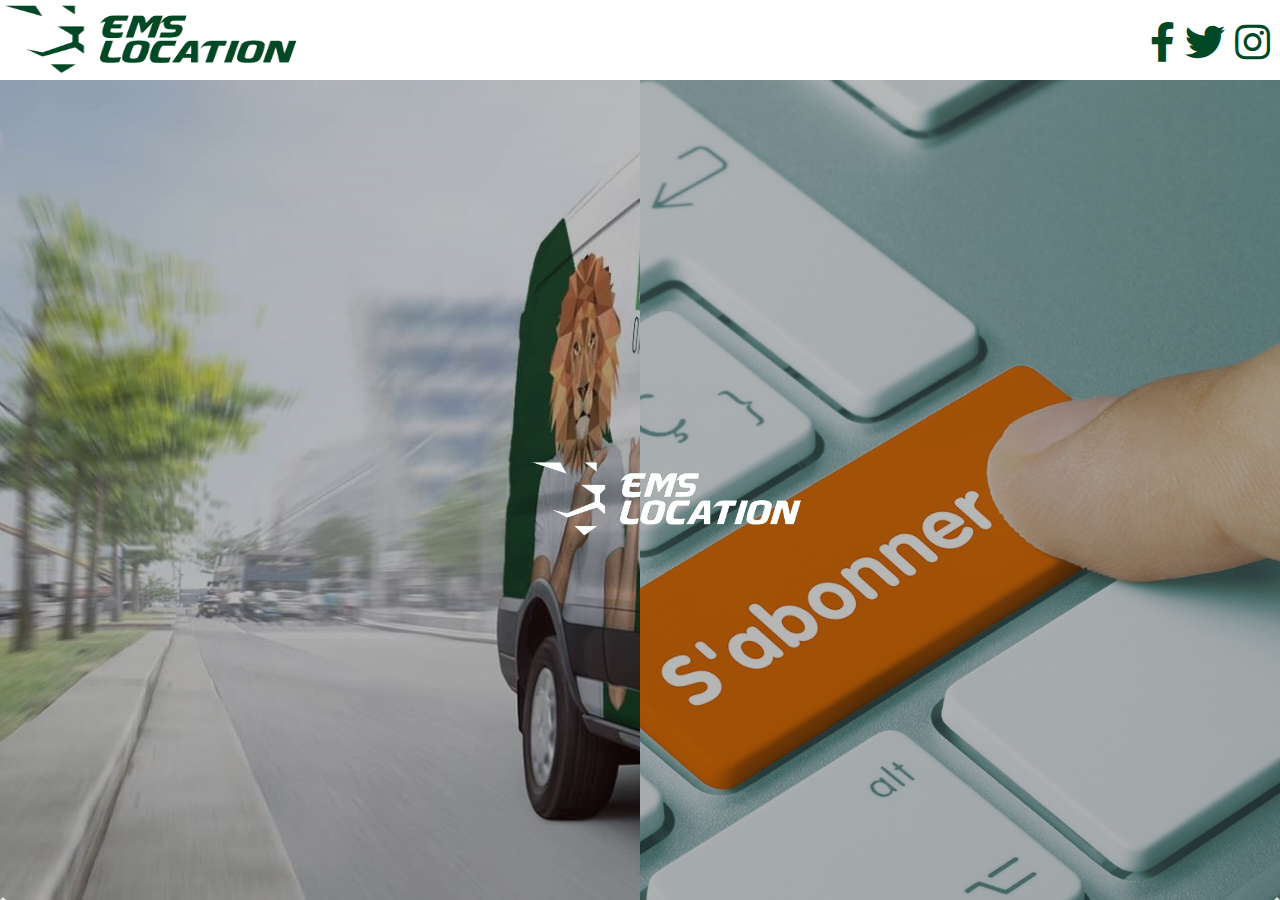
<file: index.html>
<!DOCTYPE html>
<html lang="en">
<head>
    <meta charset="UTF-8">
    <meta http-equiv="X-UA-Compatible" content="IE=edge">
    <meta name="viewport" content="width=device-width, initial-scale=1.0">
    <link rel="stylesheet" href="styles/styles.css">
    <link href="https://use.fontawesome.com/releases/v5.13.0/css/all.css" rel="stylesheet">
    <link rel="icon" type="image/png" sizes="16x16" href="images/Logo.png" >
    <link rel="preconnect" href="https://fonts.googleapis.com">
    <link rel="preconnect" href="https://fonts.gstatic.com" crossorigin>
    <link href="https://fonts.googleapis.com/css2?family=Bebas+Neue&family=Oswald:wght@500&display=swap" rel="stylesheet">
    <script src="js/text.js"></script>
    <title>EMS_LOCATION</title>
</head>
<body>
    <div class="navbar">
        <div class="logo">
            <a href="index.html"><img src="images/Logo-removebg-preview-removebg-preview.png" alt=""></a>
        </div>
        <div class="reseaux">
            <i onclick="OnClickFacebook()" class="fab fa-facebook-f"></i>
            <i onclick="OnClickTwitter()" class="fab fa-twitter"></i>
            <i onclick="OnClickInstagram()" class="fab fa-instagram"></i>
        </div>
    </div>
    <div  id="all">
        <div class="middle_Logo">
            <img src="images/trafic/logo_fond_vert-removebg-preview.png" alt="">
        </div>
        <div  onclick="OnClickDivLoc()" id="premiere" style="cursor: pointer;">
            <div class="menu_premiere">
                <h1>LOCATION</h1>
            </div>
        </div>
        <div onclick="OnClickDivEntreprise()" id="deuxieme" style="cursor: pointer;">
            <div class="menu_deuxieme">
                <h1>S'ABONNER</h1>
            </div>
        </div>
    </div>
</body>
</html>
</file>
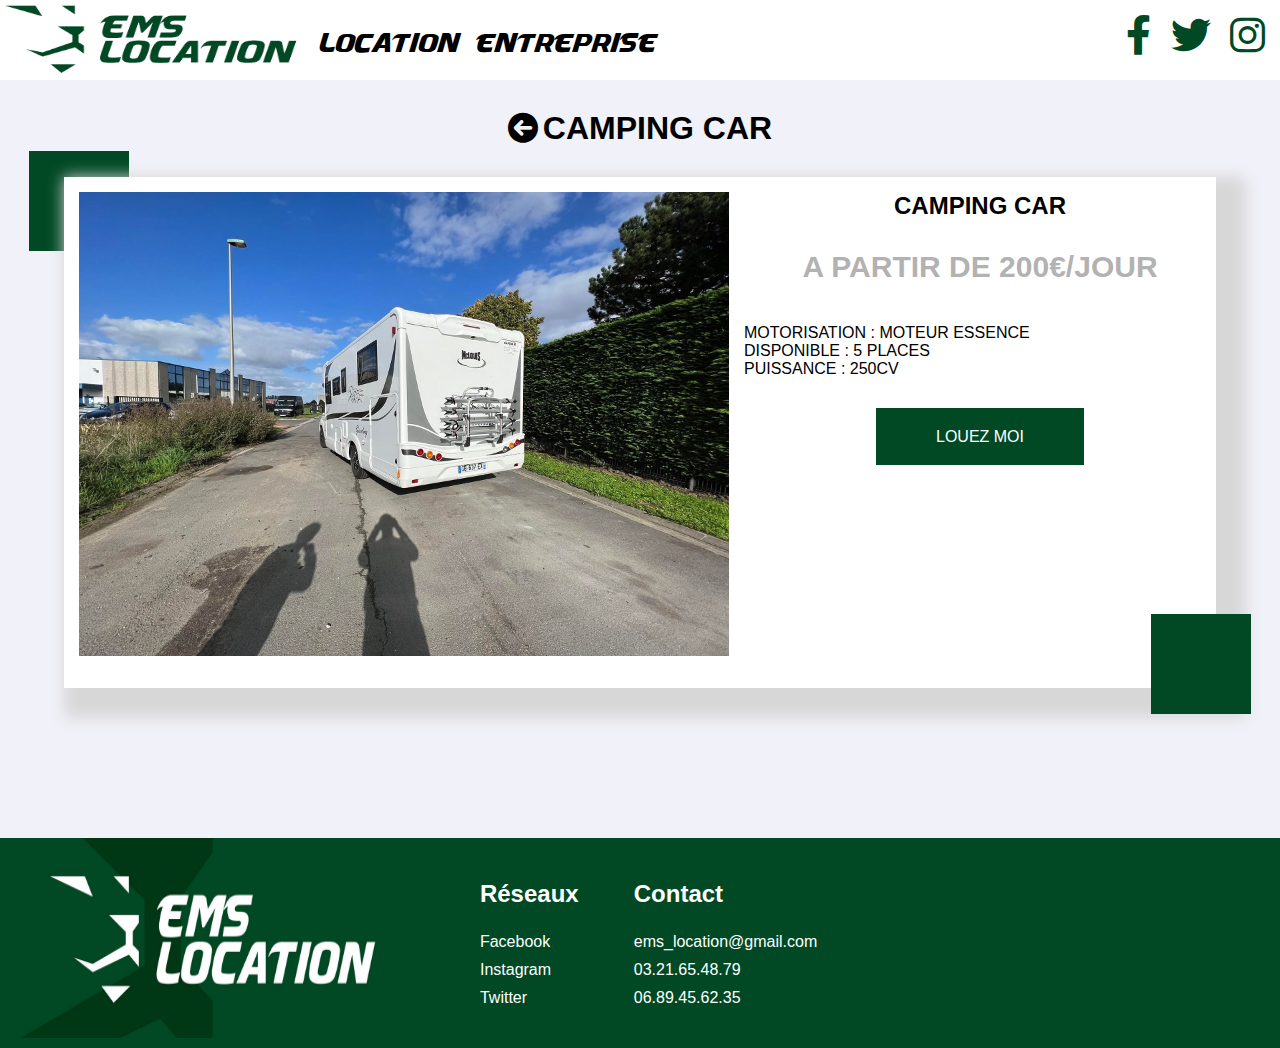
<file: camping.html>
<!DOCTYPE html>
<html lang="en">
<head>
    <meta charset="UTF-8">
    <meta http-equiv="X-UA-Compatible" content="IE=edge">
    <meta name="viewport" content="width=device-width, initial-scale=1.0">
    <link href="https://use.fontawesome.com/releases/v5.13.0/css/all.css" rel="stylesheet">
    <link rel="stylesheet" href="lib/fontawesome-free-6.1.1-web/css/all.css">
    <link rel="stylesheet" href="styles/global.css">
    <link rel="stylesheet" href="styles/styles_cp.css">
    <link rel="stylesheet" href="styles/styles_voiture.css">
    <link rel="stylesheet" href="styles/fontforall.css">
    <title>Peugeot 208</title>
</head>
<body>
    <div class="navbar">
        <div class="logo">
            <a href="index.html"><img src="images/Logo-removebg-preview-removebg-preview.png" alt=""></a>
            <div class="pages">
                <a href="location.html">Location</a>
                <a href="gestion_flotte.html">Entreprise</a>
            </div>
        </div>
        <div class="reseaux">
            <div class="menu_plein">
                <i onclick="OnClickFacebook()" class="fab fa-facebook-f"></i>
                <i onclick="OnClickTwitter()" class="fab fa-twitter"></i>
                <i onclick="OnClickInstagram()" class="fab fa-instagram"></i>
            </div>
        </div>
    </div>
    <nav>
        <ul>
            <li><a href="index.html">Location</a></li>
            <li><a href="index.html">Entreprise</a></li>
        </ul>
    </nav>
    <div class="inter">
        <a href="location.html"><i class="fa-solid fa-circle-arrow-left"></i></a>
        <h1>CAMPING CAR </h1>
    </div>
    <div class="container">
        <div class="border_haut"></div>
        <div class="border_bottom"></div>
        <div class="slider">
            <div class="slider-viewport">
                <div class="slider-content">
                    <img id="img1" src="images/camping/cp.jpg">
                    <img id="img2" src="images/camping/cp1.jpg">
                    <img id="img3" src="images/camping/cp2.jpg">
                    <img id="img4" src="images/camping/cp3.jpg">
                    <img id="img5" src="images/camping/cp4.jpg">
                </div>
            </div>
            <div class="slider-nav">
                <a href="#img1" class="js-slider-thumbnail"></a>
                <a href="#img2" class="js-slider-thumbnail"></a>
                <a href="#img3" class="js-slider-thumbnail"></a>
                <a href="#img4" class="js-slider-thumbnail"></a>
                <a href="#img5" class="js-slider-thumbnail"></a>
            </div>
        </div>
        <div class="aside_info">
            <div class="title_aside">
                <h2>CAMPING CAR</h2>
            </div>
            <div class="aside_information">
                <h2>A PARTIR DE 200€/JOUR</h2>
                <ul>
                    <li>MOTORISATION : MOTEUR ESSENCE</li>
                    <li>DISPONIBLE : 5 PLACES</li>
                    <li>PUISSANCE : 250CV</li>
                </ul>
                <div class="button">
                    <a href="contact.html">LOUEZ MOI</a>
                </div>
            </div>

        </div>
    </div>
    <footer>
        <div class="logo_footer">
            <img src="images/logo_fond_vert.png" alt="logo_EMS">
        </div>
        <div class="information">
            <div class="reseaux_footer">
                <h2>Réseaux</h2>
                <ul>
                    <li><a href="http://">Facebook</a></li>
                    <li><a href="http://">Instagram</a></li>
                    <li><a href="http://">Twitter</a></li>
                </ul>
            </div>
            <div class="contact">
                <h2>Contact</h2>
                <ul>
                    <li><a href="mailto:ems_location@gmail.com">ems_location@gmail.com</a></li>
                    <li><a href="tel:+33321654879">03.21.65.48.79</a></li>
                    <li><a href="tel:+33689456235">06.89.45.62.35</a></li>
                </ul>
            </div>
        </div>
        <div class="localisation">
            <iframe src="https://www.google.com/maps/embed?pb=!1m18!1m12!1m3!1d2539.183581619492!2d2.5975013159675684!3d50.47492597947872!2m3!1f0!2f0!3f0!3m2!1i1024!2i768!4f13.1!3m3!1m2!1s0x47dd17fd3aac51ad%3A0x7d9a610dba5d5f97!2s140%20Rue%20du%20Chapitre%2C%2062620%20Ruitz%2C%20France!5e0!3m2!1sfr!2slu!4v1667565496002!5m2!1sfr!2slu" width="600" height="450" style="border:0;" allowfullscreen="" loading="lazy" referrerpolicy="no-referrer-when-downgrade"></iframe>
        </div>
    </footer>

    <script src="js/slider.js"></script>
</body>
</html>
</file>
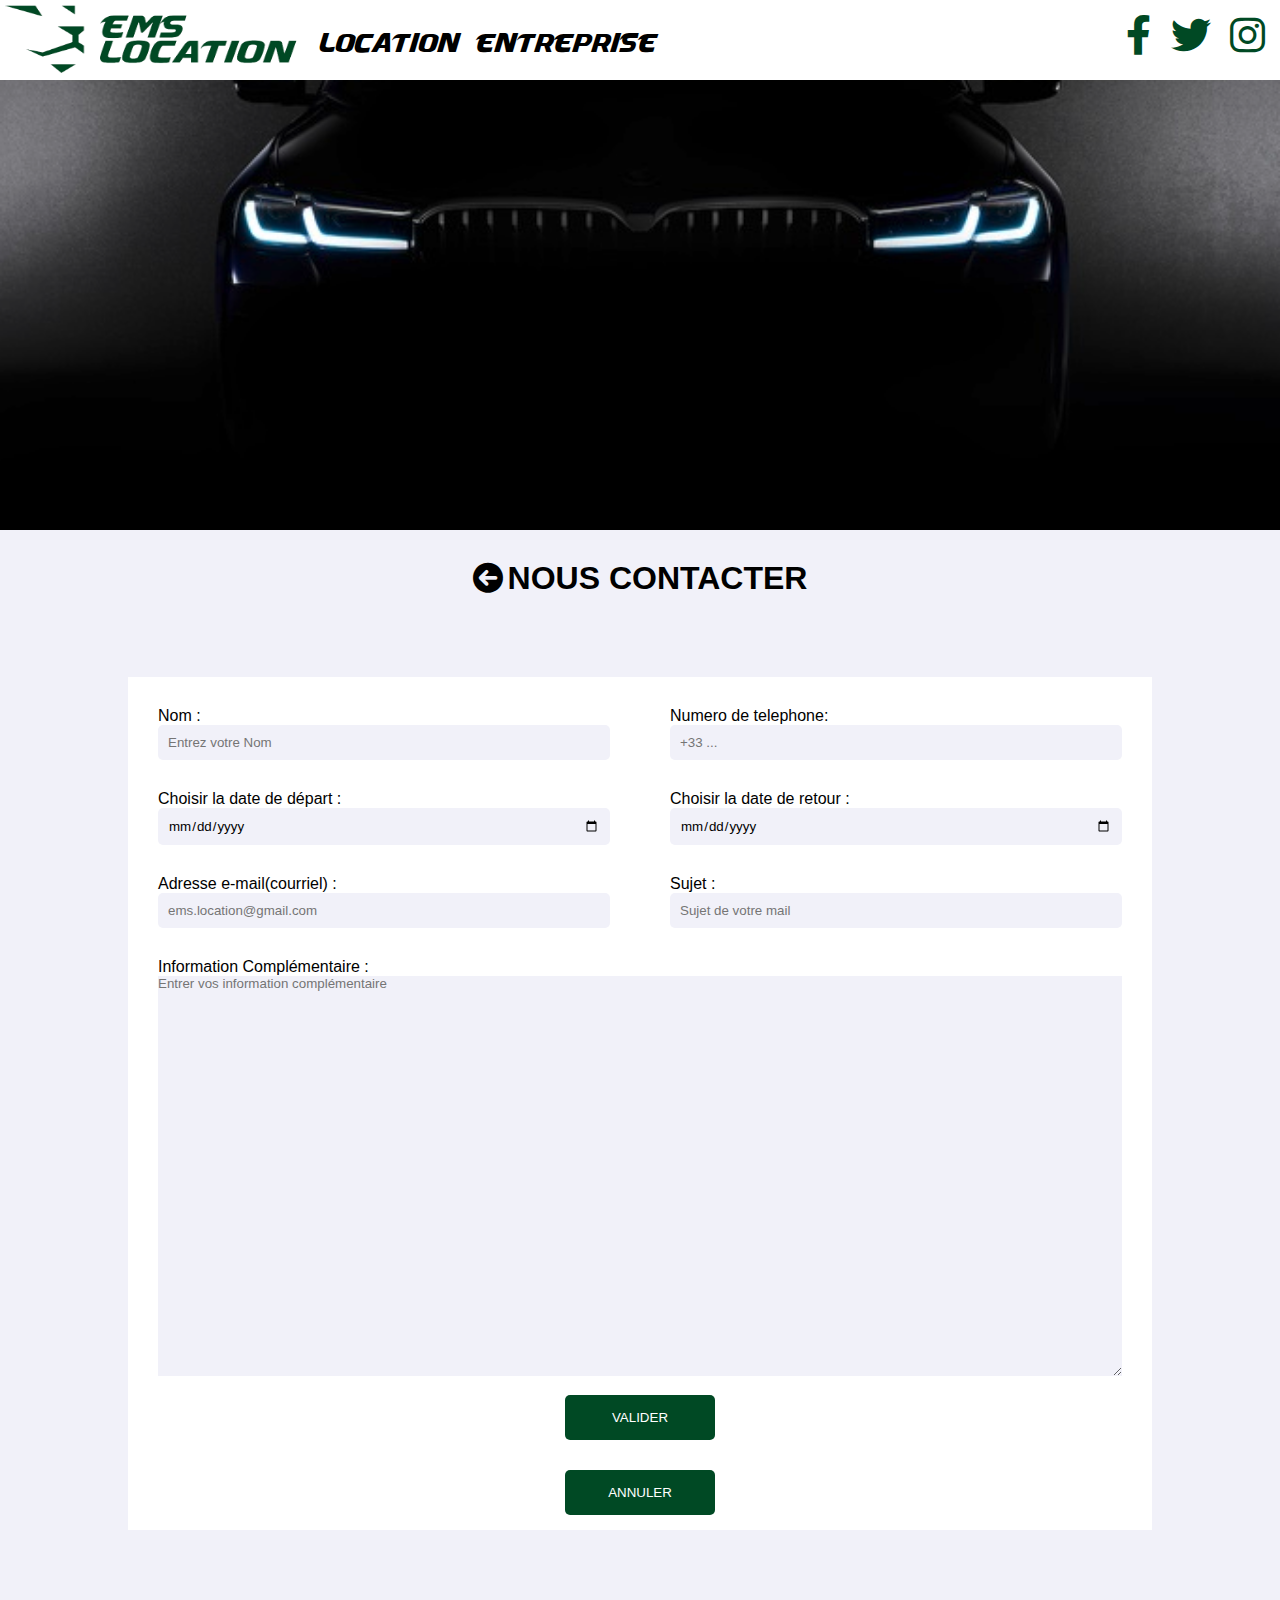
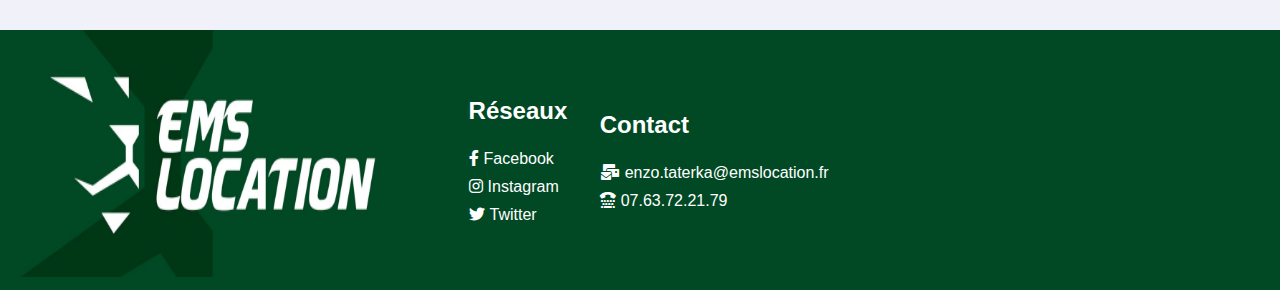
<file: contact.html>
<!DOCTYPE html>
<html lang="en">
<head>
    <meta charset="UTF-8">
    <meta http-equiv="X-UA-Compatible" content="IE=edge">
    <meta name="viewport" content="width=device-width, initial-scale=1.0">
    <link rel="stylesheet" href="styles/fontforall.css">
    <link rel="stylesheet" href="styles/global.css">
    <link rel="stylesheet" href="styles/styles_nav.css">
    <link rel="stylesheet" href="styles/styles_footer.css">
    <link rel="stylesheet" href="styles/stylesforcontact.css">
    <link href="https://use.fontawesome.com/releases/v5.13.0/css/all.css" rel="stylesheet">
    <link rel="stylesheet" href="lib/fontawesome-free-6.1.1-web/css/all.css">
    <link rel="icon" type="image/png" sizes="16x16" href="images/Logo.png" >
    <title>Nous Contacter</title>
</head>
<body>
    <div class="navbar">
        <div class="logo">
            <a href="index.html"><img src="images/Logo-removebg-preview-removebg-preview.png" alt=""></a>
            <div class="pages">
                <a href="location.html">Location</a>
                <a href="gestion_flotte.html">Entreprise</a>
            </div>
        </div>
        <div class="reseaux">
            <div class="menu_plein">
                <i onclick="OnClickFacebook()" class="fab fa-facebook-f"></i>
                <i onclick="OnClickTwitter()" class="fab fa-twitter"></i>
                <i onclick="OnClickInstagram()" class="fab fa-instagram"></i>
            </div>
        </div>
    </div>
    <nav>
        <ul>
            <li><a href="index.html">Location</a></li>
            <li><a href="index.html">Entreprise</a></li>
        </ul>
    </nav>
    <div class="banniere">
    </div>
    <div class="inter">
        <a href="208.html"><i class="fa-solid fa-circle-arrow-left"></i></a>
        <h1>NOUS CONTACTER</h1>
    </div>
        <form method="post" action="mail.php" onsubmit=" return verif()">
            <div class="start_form">
                <div class="Nom">
                    <label for="Nom">Nom :</label>
                    <input type="text" id="Nom" name="Name" placeholder="Entrez votre Nom" required>
                </div>
                <div class="Telephone">
                    <label for="Tel">Numero de telephone:</label>
                    <input type="tel" name="Tel" id="Tel" placeholder="+33 ..." minlength="10" maxlength="10" onkeyup="onlyNumber()" required>
                </div>
                <div class="Date_Depart">
                    <label for="Date"> Choisir la date de départ :</label>
                    <input type="date" name="Date" id="Date" value="Date">
                </div>
                <div class="Date_Arriver">
                    <label for="DateA" > Choisir la date de retour :</label>
                    <input type="date" name="DateA" id="DateA">
                </div>
                <div class="email">
                    <label for="email">Adresse e-mail(courriel) :</label>
                    <input type="email" name="email" id="email" placeholder="ems.location@gmail.com" required>
                </div>
                <div class="sujet">
                    <label for="sujet">Sujet :</label>
                    <input type="text" name="sujet" id="sujet" placeholder="Sujet de votre mail" required>
                </div>
            </div>
                <div class="description">
                    <label for="area">Information Complémentaire :</label>
                    <textarea  name="area" id="area" placeholder="Entrer vos information complémentaire"></textarea>
                </div>
            <div class="bouton">
                <button id="valid" type="submit">VALIDER</button>
                <button type="reset">ANNULER</button>
            </div>
        </form>

</body>
<footer>
    <div class="logo_footer">
        <img src="images/logo_fond_vert.png" alt="logo_EMS">
    </div>
    <div class="information">
        <div class="reseaux_footer">
            <h2>Réseaux</h2>
            <ul>
                <li><i class="fab fa-facebook-f" style="color: white; padding-right: 5px;"></i><a href="http://">Facebook</a></li>
                <li><i class="fab fa-instagram" style="color: white; padding-right: 5px;"></i><a href="http://">Instagram</a></li>
                <li><i class="fab fa-twitter" style="color: white; padding-right: 5px;"></i><a href="http://">Twitter</a></li>
            </ul>
        </div>
        <div class="contact">
            <h2>Contact</h2>
            <ul>
                <li><i class="fa-solid fa-mail-bulk" style="color: white; padding-right: 5px;"></i><a href="mailto:ems_location@gmail.com">enzo.taterka@emslocation.fr</a></li>
                <li><i class="fa-solid fa-teletype" style="color: white; padding-right: 5px;"></i><a href="tel:+33763722179">07.63.72.21.79</a></li>
            </ul>
        </div>
    </div>
    <div class="localisation">
        <iframe src="https://www.google.com/maps/embed?pb=!1m18!1m12!1m3!1d2539.183581619492!2d2.5975013159675684!3d50.47492597947872!2m3!1f0!2f0!3f0!3m2!1i1024!2i768!4f13.1!3m3!1m2!1s0x47dd17fd3aac51ad%3A0x7d9a610dba5d5f97!2s140%20Rue%20du%20Chapitre%2C%2062620%20Ruitz%2C%20France!5e0!3m2!1sfr!2slu!4v1667565496002!5m2!1sfr!2slu" width="600" height="450" style="border:0;" allowfullscreen="" loading="lazy" referrerpolicy="no-referrer-when-downgrade"></iframe>
    </div>
</footer>
<script src="js/text.js"></script>
</html>
</file>
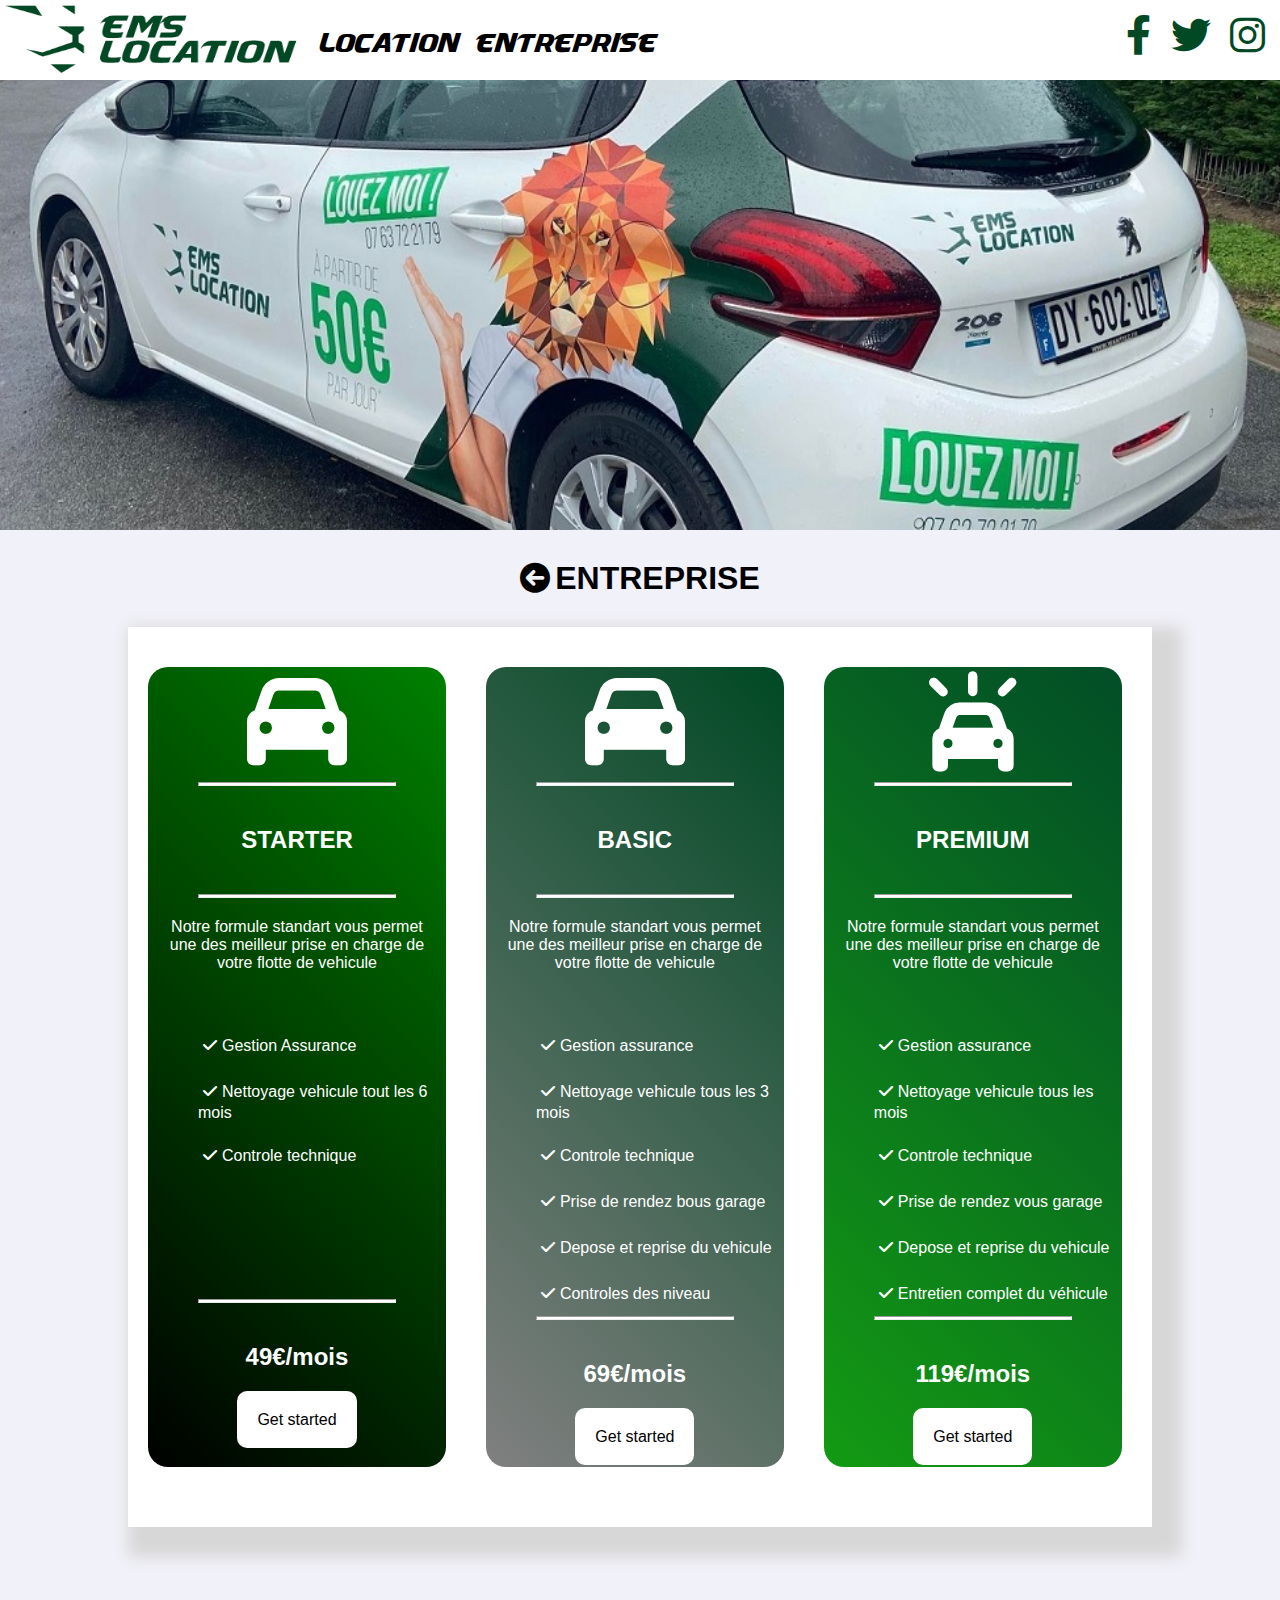
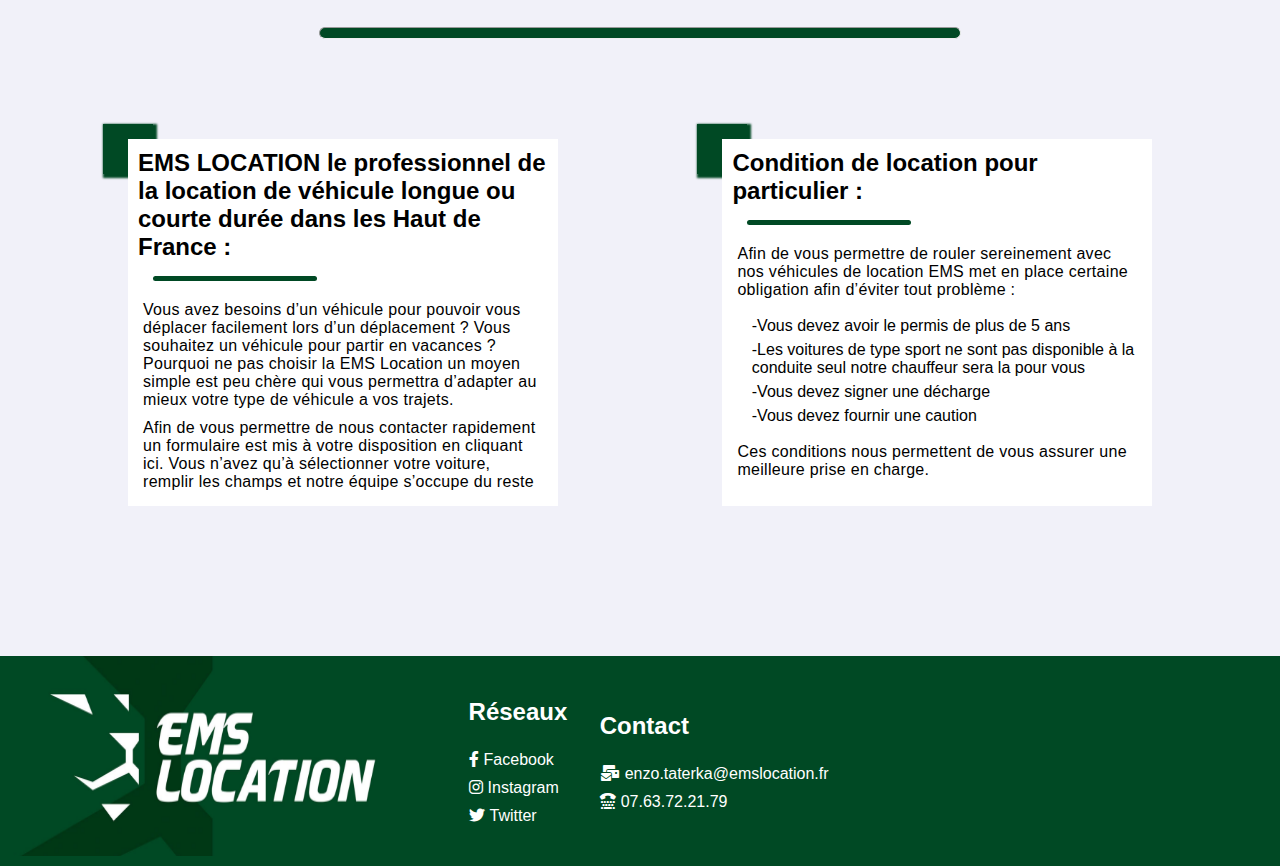
<file: gestion_flotte.html>
<!DOCTYPE html>
<html lang="en">
<head>
    <meta charset="UTF-8">
    <meta http-equiv="X-UA-Compatible" content="IE=edge">
    <meta name="viewport" content="width=device-width, initial-scale=1.0">
    <link rel="stylesheet" href="styles/styles_gestion_flottes.css">
    <link rel="stylesheet" href="styles/global.css">
    <link href="https://use.fontawesome.com/releases/v5.13.0/css/all.css" rel="stylesheet">
    <link rel="stylesheet" href="lib/fontawesome-free-6.1.1-web/css/all.css">
    <link rel="icon" type="image/png" sizes="16x16" href="images/Logo.png" >
    <link rel="stylesheet" href="styles/fontforall.css">
    <title>EMS LOCATION</title>
</head>
    <body>
        <div class="navbar">
            <div class="logo">
                <a href="index.html"><img src="images/Logo-removebg-preview-removebg-preview.png" alt=""></a>
                <div class="pages">
                    <a href="location.html">Location</a>
                    <a href="gestion_flotte.html">Entreprise</a>
                </div>
            </div>
            <div class="reseaux">
                <div class="menu_plein">
                    <i onclick="OnClickFacebook()" class="fab fa-facebook-f"></i>
                    <i onclick="OnClickTwitter()" class="fab fa-twitter"></i>
                    <i onclick="OnClickInstagram()" class="fab fa-instagram"></i>
                </div>

            </div>
        </div>
        <nav>
            <ul>
                <li><a href="index.html">Location</a></li>
                <li><a href="index.html">Entreprise</a></li>
            </ul>
        </nav>
        <div class="banniere">
        </div>
        <div class="inter">
            <a href="index.html"><i class="fa-solid fa-circle-arrow-left"></i></a>
            <h1>ENTREPRISE</h1>
        </div>
        <div class="container">
            <div class="prestation">
                <div class="card">
                    <div class="card_icons">
                        <i class="fa-solid fa-car"></i>
                    </div>
                    <hr>
                    <div class="card_title">
                        <h2>STARTER</h2>
                    </div>
                    <hr>
                    <div class="card_descript">
                        <div class="card_descript_text">
                            <p>Notre formule standart vous permet une des meilleur prise en charge de votre flotte de vehicule</p>
                        </div>
                        <div class="card_list">
                            <ul>
                                <li><i class="fa-solid fa-check"></i>Gestion Assurance</li>
                                <li><i class="fa-solid fa-check"></i>Nettoyage vehicule tout les 6 mois</li>
                                <li><i class="fa-solid fa-check"></i>Controle technique</li>
                            </ul>
                        </div>
                    </div>
                    <hr>
                    <div class="card_title">
                        <h2>49€/mois</h2>
                    </div>
                    <div class="button">
                        <a href="contact.php?abonnement=starter">Get started</a>
                    </div>

                </div>
                <div class="card">
                    <div class="card_icons">
                        <i class="fa-solid fa-car"></i>
                    </div>
                    <hr>
                    <div class="card_title">
                        <h2>BASIC</h2>
                    </div>
                    <hr>
                    <div class="card_descript">
                        <div class="card_descript_text">
                            <p>Notre formule standart vous permet une des meilleur prise en charge de votre flotte de vehicule</p>
                        </div>
                        <div class="card_list">
                            <ul>
                                <li><i class="fa-solid fa-check"></i>Gestion assurance</li>
                                <li><i class="fa-solid fa-check"></i>Nettoyage vehicule tous les 3 mois</li>
                                <li><i class="fa-solid fa-check"></i>Controle technique</li>
                                <li><i class="fa-solid fa-check"></i>Prise de rendez bous garage</li>
                                <li><i class="fa-solid fa-check"></i>Depose et reprise du vehicule</li>
                                <li><i class="fa-solid fa-check"></i>Controles des niveau</li>
                            </ul>
                        </div>
                    </div>
                    <hr>
                    <div class="card_title">
                        <h2>69€/mois</h2>
                    </div>
                    <div class="button">
                        <a href="contact.php?abonnement=basic">Get started</a>
                    </div>

                </div>
                <div class="card">
                    <div class="card_icons">
                        <i class="fa-solid fa-car-on"></i>
                    </div>
                    <hr>
                    <div class="card_title">
                        <h2>PREMIUM</h2>
                    </div>
                    <hr>
                    <div class="card_descript">
                        <div class="card_descript_text">
                            <p>Notre formule standart vous permet une des meilleur prise en charge de votre flotte de vehicule</p>
                        </div>
                        <div class="card_list">
                            <ul>
                                <li><i class="fa-solid fa-check"></i>Gestion assurance</li>
                                <li><i class="fa-solid fa-check"></i>Nettoyage vehicule tous les mois</li>
                                <li><i class="fa-solid fa-check"></i>Controle technique</li>
                                <li><i class="fa-solid fa-check"></i>Prise de rendez vous garage</li>
                                <li><i class="fa-solid fa-check"></i>Depose et reprise du vehicule</li>
                                <li><i class="fa-solid fa-check"></i>Entretien complet du véhicule</li>
                            </ul>
                        </div>
                    </div>
                    <hr>
                    <div class="card_title">
                        <h2>119€/mois</h2>
                    </div>
                    <div class="button">
                        <a href="contact.php?abonnement=premium">Get started</a>
                    </div>

                </div>
            </div>
            <hr id="separateur">
            <div class="condition">
                <div class="left">
                    <div class="border"></div>
                    <h2>EMS LOCATION le professionnel de la location de véhicule longue ou courte durée dans les Haut de France :</h2>
                    <hr>
                    <p>Vous avez besoins d’un véhicule pour pouvoir vous déplacer facilement lors d’un déplacement ? Vous souhaitez un véhicule pour partir en vacances ?	 Pourquoi ne pas choisir la EMS Location un moyen simple est peu chère qui vous permettra d’adapter au mieux votre type de véhicule a vos trajets.</p>
                    <p>Afin de vous permettre de nous contacter rapidement un formulaire est mis à votre disposition en cliquant ici. Vous n’avez qu’à sélectionner votre voiture, remplir les champs et notre équipe s’occupe du reste</p>
                </div>
            <div class="left">
                <div class="border"></div>
                <h2>Condition de location pour particulier :</h2>
                <hr>
                <p>Afin de vous permettre de rouler sereinement avec nos véhicules de location EMS met en place certaine obligation afin d’éviter tout problème :</p>
                <ul>
                    <li>-Vous devez avoir le permis de plus de 5 ans </li>
                    <li>	-Les voitures de type sport ne sont pas disponible à la conduite seul notre chauffeur sera la	 pour vous </li>
                    <li>-Vous devez signer une décharge </li>
                    <li>-Vous devez fournir une caution </li>
                </ul>
                <p>Ces conditions nous permettent de vous assurer une meilleure prise en charge.</p>
            </div>
        </div>
        </div>

    </body>
<footer>
    <div class="logo_footer">
        <img src="images/logo_fond_vert.png" alt="logo_EMS">
    </div>
    <div class="information">
        <div class="reseaux_footer">
            <h2>Réseaux</h2>
            <ul>
                <li><i class="fab fa-facebook-f" style="color: white; padding-right: 5px;"></i><a href="http://">Facebook</a></li>
                <li><i class="fab fa-instagram" style="color: white; padding-right: 5px;"></i><a href="http://">Instagram</a></li>
                <li><i class="fab fa-twitter" style="color: white; padding-right: 5px;"></i><a href="http://">Twitter</a></li>
            </ul>
        </div>
        <div class="contact">
            <h2>Contact</h2>
            <ul>
                <li><i class="fa-solid fa-mail-bulk" style="color: white; padding-right: 5px;"></i><a href="mailto:ems_location@gmail.com">enzo.taterka@emslocation.fr</a></li>
                <li><i class="fa-solid fa-teletype" style="color: white; padding-right: 5px;"></i><a href="tel:+33763722179">07.63.72.21.79</a></li>
            </ul>
        </div>
    </div>
    <div class="localisation">
        <iframe src="https://www.google.com/maps/embed?pb=!1m18!1m12!1m3!1d2540.479940033915!2d2.6061620159114334!3d50.45078689522143!2m3!1f0!2f0!3f0!3m2!1i1024!2i768!4f13.1!3m3!1m2!1s0x47dd3d7b00f19f1f%3A0x510a462f4b60fa32!2s105%20Allee%20Raymond%20Derancy%2C%2062620%20Barlin%2C%20France!5e0!3m2!1sfr!2slu!4v1677076847292!5m2!1sfr!2slu" width="600" height="450" style="border:0;" allowfullscreen="" loading="lazy" referrerpolicy="no-referrer-when-downgrade"></iframe>    </div>
</footer>
</html>
</file>
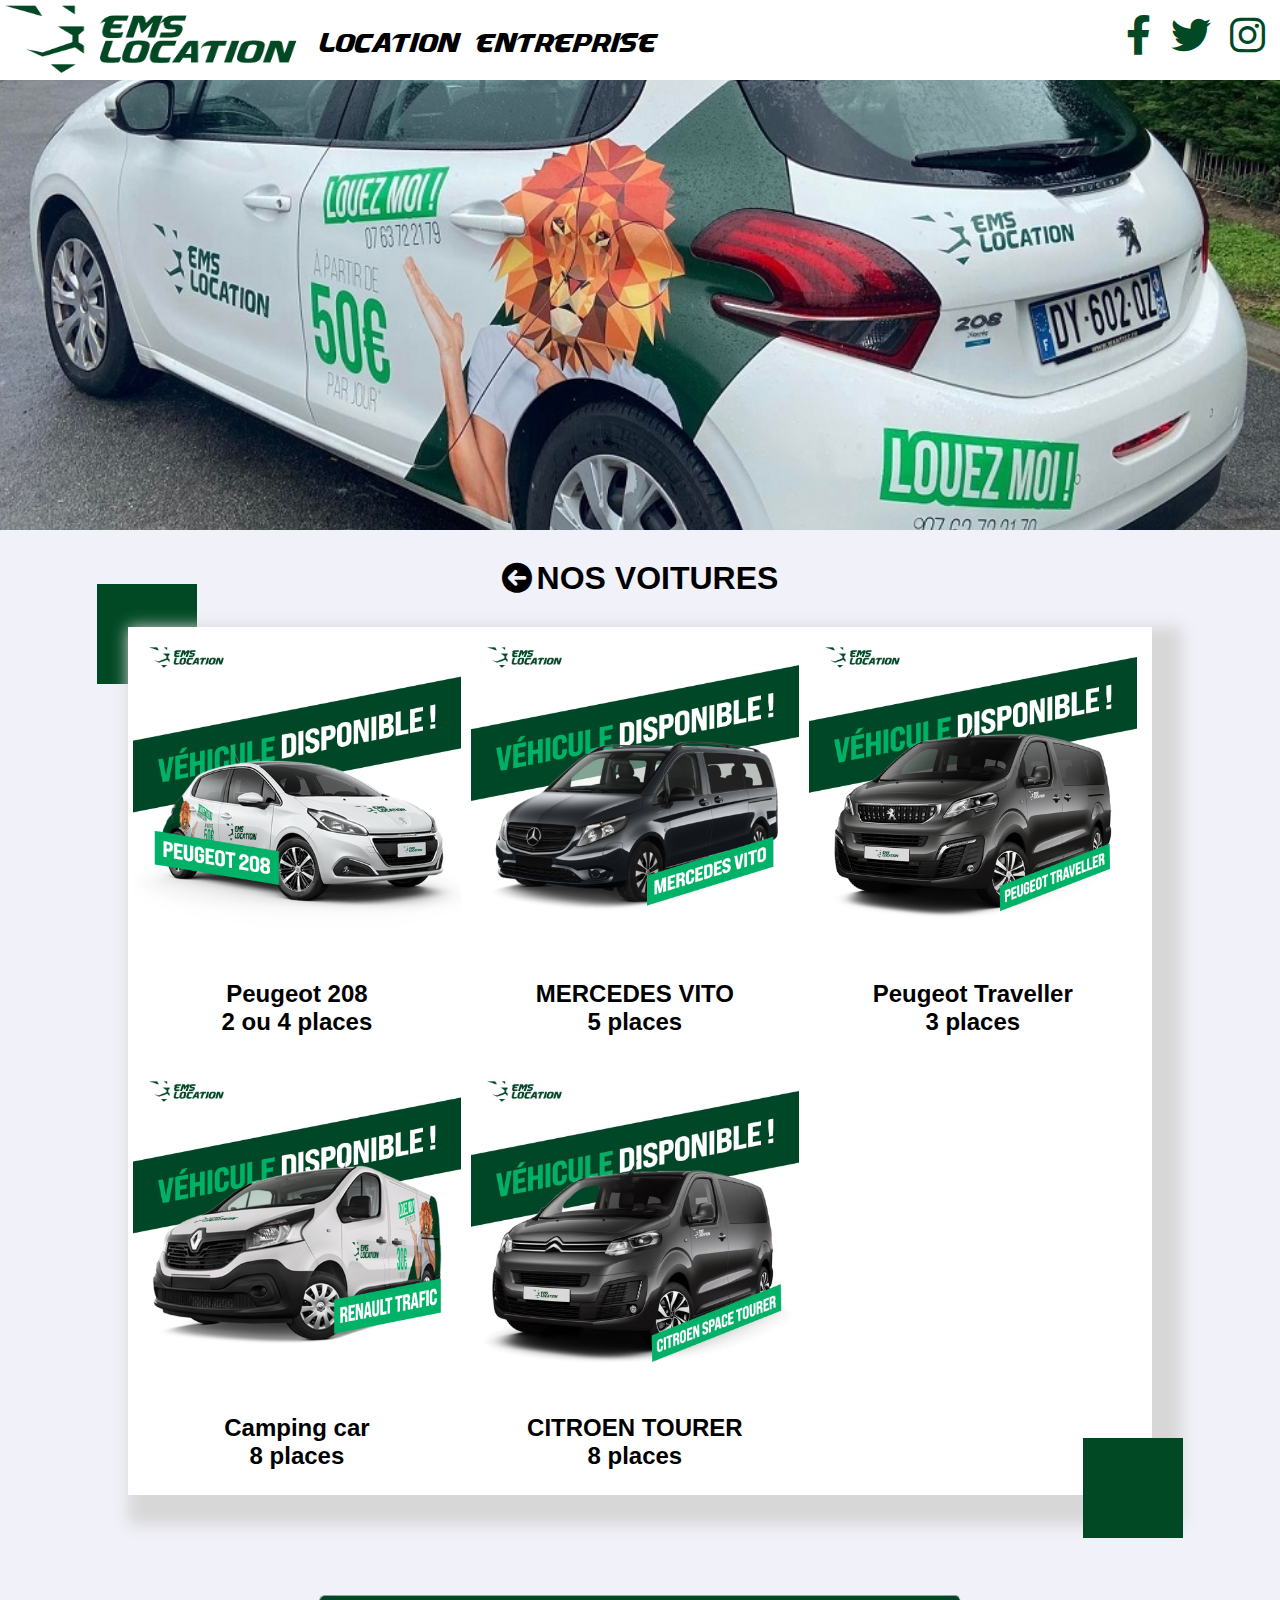
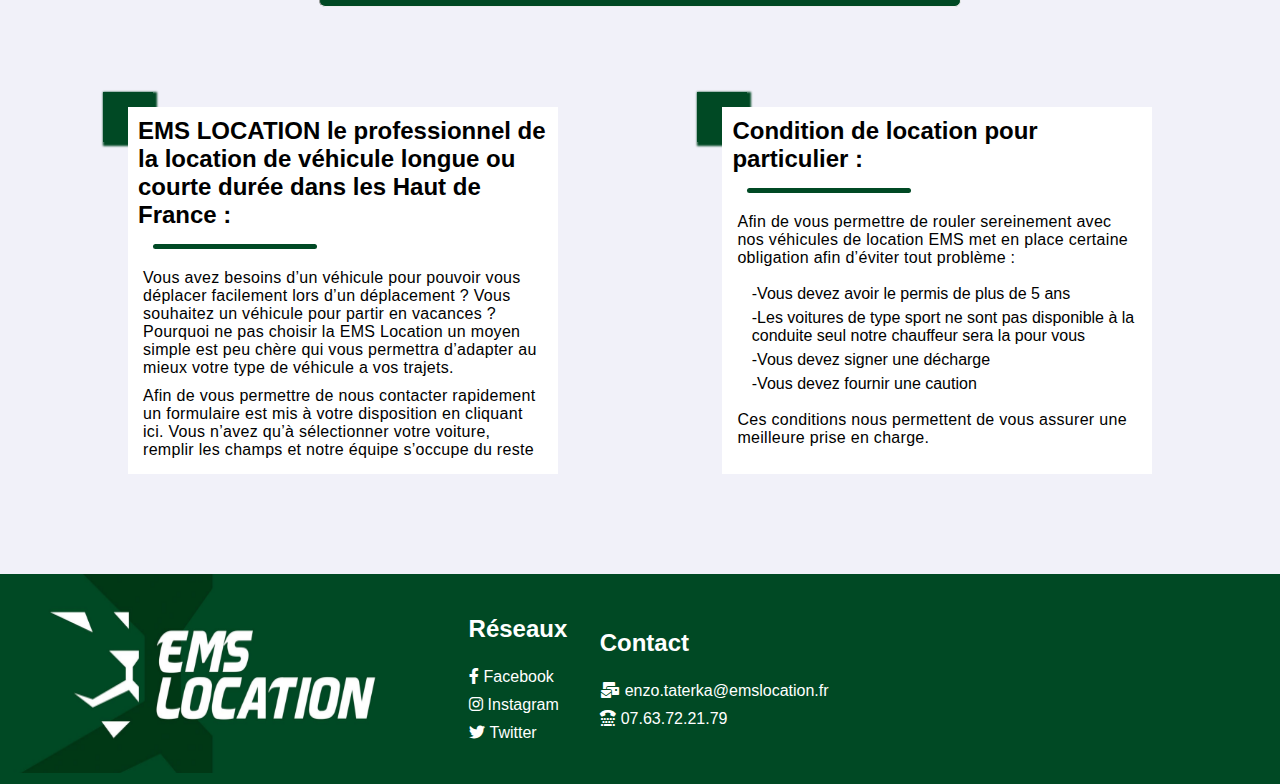
<file: location.html>
<!DOCTYPE html>
<html lang="en">
<head>
    <meta charset="UTF-8">
    <meta http-equiv="X-UA-Compatible" content="IE=edge">
    <meta name="viewport" content="width=device-width, initial-scale=1.0">
    <link rel="stylesheet" href="styles/styles_Loc.css">
    <link rel="preconnect" href="https://fonts.googleapis.com">
    <link rel="preconnect" href="https://fonts.gstatic.com" crossorigin>
    <link href="https://fonts.googleapis.com/css2?family=Dancing+Script&display=swap" rel="stylesheet">
    <link href="https://use.fontawesome.com/releases/v5.13.0/css/all.css" rel="stylesheet">
    <link rel="stylesheet" href="lib/fontawesome-free-6.1.1-web/css/all.css">
    <link rel="stylesheet" href="styles/global.css">
    <link rel="icon" type="image/png" sizes="16x16" href="images/Logo.png" >
    <link rel="stylesheet" href="styles/fontforall.css">
    <title>EMS_LOCATION</title>
</head>
<body>
    <div class="navbar">
        <div class="logo">
            <a href="index.html"><img src="images/Logo-removebg-preview-removebg-preview.png" alt=""></a>
            <div class="pages">
                <a href="location.html">Location</a>
                <a href="gestion_flotte.html">Entreprise</a>
            </div>
        </div>
        <div class="reseaux">
            <div class="menu_plein">
                <i onclick="OnClickFacebook()" class="fab fa-facebook-f"></i>
                <i onclick="OnClickTwitter()" class="fab fa-twitter"></i>
                <i onclick="OnClickInstagram()" class="fab fa-instagram"></i>
            </div>

        </div>
    </div>
    <nav>
        <ul>
            <li><a href="index.html">Location</a></li>
            <li><a href="index.html">Entreprise</a></li>
        </ul>
    </nav>
    <div class="banniere">
    </div>
    <div class="inter">
        <a href="index.html"><i class="fa-solid fa-circle-arrow-left"></i></a>
        <h1>NOS VOITURES</h1>
    </div>
        <div class="Location_Voiture">
            <div class="border_haut"></div>
            <div class="border_bottom"></div>
            <a href="208.html" about="blank"><div class="test_card">
                    <img src="images/images_location/PEUGEOT 208 DISPO copie.jpg" alt="">
                <div class="descript">
                    <h2>Peugeot 208 <br> 2 ou 4 places</h2>
                </div>
            </div></a>
            <a href="vito.html"><div class="test_card">
                <img src="images/vito/MERCEDES%20VITO%20DISPO%20copie.jpg" alt="">
                <div class="descript">
                    <h2>MERCEDES VITO<br> 5 places</h2>
                </div>
            </div></a>
            <a href="traveller.html"><div class="test_card">
                <img src="images/images_location/PEUGEOT TRAV DISPO copie.jpg" alt="">
                <div class="descript">
                    <h2>Peugeot Traveller <br> 3 places</h2>
                </div>
            </div></a>
            <a href="trafic.html"><div class="test_card">
                <img src="images/images_location/RENAULT TRAFIC DISPO copie.jpg" alt="">
            <div class="descript">
                <h2>Camping car <br> 8 places</h2>
            </div>
        </div></a>
        <a href="tourer.html"><div class="test_card">
            <img src="images/331946858_911980399939165_8264577506064906199_n.jpg" alt="">
            <div class="descript">
                <h2>CITROEN TOURER <br> 8 places</h2>
            </div>
        </div></a>
        </div>
    <hr>
    <div class="condition">
            <div class="left">
                <div class="border"></div>
                <h2>EMS LOCATION le professionnel de la location de véhicule longue ou courte durée dans les Haut de France :</h2>
                <hr>
                <p>Vous avez besoins d’un véhicule pour pouvoir vous déplacer facilement lors d’un déplacement ? Vous souhaitez un véhicule pour partir en vacances ?	 Pourquoi ne pas choisir la EMS Location un moyen simple est peu chère qui vous permettra d’adapter au mieux votre type de véhicule a vos trajets.</p>
                <p>Afin de vous permettre de nous contacter rapidement un formulaire est mis à votre disposition en cliquant ici. Vous n’avez qu’à sélectionner votre voiture, remplir les champs et notre équipe s’occupe du reste</p>
            </div>
        <div class="left">
            <div class="border"></div>
            <h2>Condition de location pour particulier :</h2>
            <hr>
            <p>Afin de vous permettre de rouler sereinement avec nos véhicules de location EMS met en place certaine obligation afin d’éviter tout problème :</p>
            <ul>
                <li>-Vous devez avoir le permis de plus de 5 ans </li>
                <li>	-Les voitures de type sport ne sont pas disponible à la conduite seul notre chauffeur sera la	 pour vous </li>
                <li>-Vous devez signer une décharge </li>
                <li>-Vous devez fournir une caution </li>
            </ul>
            <p>Ces conditions nous permettent de vous assurer une meilleure prise en charge.</p>
        </div>
    </div>
</body>
<footer>
    <div class="logo_footer">
        <img src="images/logo_fond_vert.png" alt="logo_EMS">
    </div>
    <div class="information">
        <div class="reseaux_footer">
            <h2>Réseaux</h2>
            <ul>
                <li><i class="fab fa-facebook-f" style="color: white; padding-right: 5px;"></i><a href="http://">Facebook</a></li>
                <li><i class="fab fa-instagram" style="color: white; padding-right: 5px;"></i><a href="http://">Instagram</a></li>
                <li><i class="fab fa-twitter" style="color: white; padding-right: 5px;"></i><a href="http://">Twitter</a></li>
            </ul>
        </div>
        <div class="contact">
            <h2>Contact</h2>
            <ul>
                <li><i class="fa-solid fa-mail-bulk" style="color: white; padding-right: 5px;"></i><a href="mailto:ems_location@gmail.com">enzo.taterka@emslocation.fr</a></li>
                <li><i class="fa-solid fa-teletype" style="color: white; padding-right: 5px;"></i><a href="tel:+33763722179">07.63.72.21.79</a></li>
            </ul>
        </div>
    </div>
    <div class="localisation">
        <iframe src="https://www.google.com/maps/embed?pb=!1m18!1m12!1m3!1d2540.479940033915!2d2.6061620159114334!3d50.45078689522143!2m3!1f0!2f0!3f0!3m2!1i1024!2i768!4f13.1!3m3!1m2!1s0x47dd3d7b00f19f1f%3A0x510a462f4b60fa32!2s105%20Allee%20Raymond%20Derancy%2C%2062620%20Barlin%2C%20France!5e0!3m2!1sfr!2slu!4v1677076847292!5m2!1sfr!2slu" width="600" height="450" style="border:0;" allowfullscreen="" loading="lazy" referrerpolicy="no-referrer-when-downgrade"></iframe>    </div>
</footer>
</html>
</file>
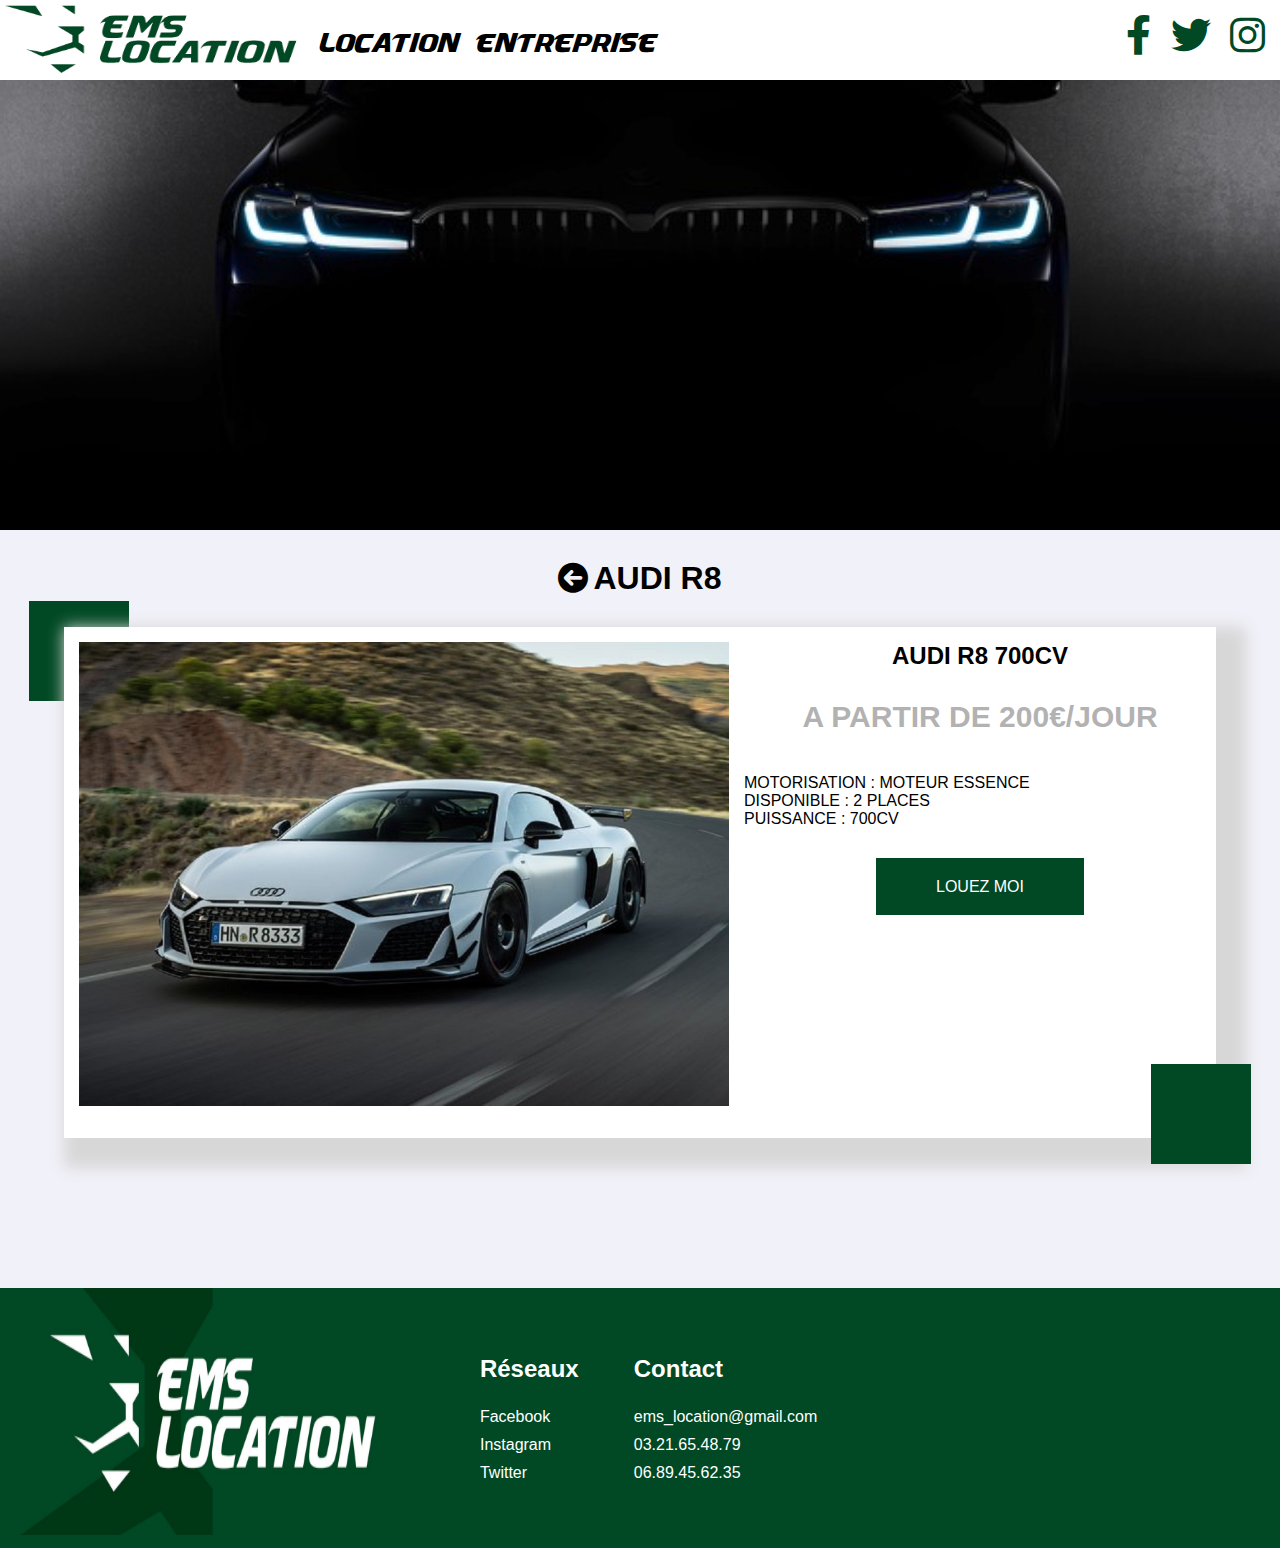
<file: r8.html>
<!DOCTYPE html>
<html lang="en">
<head>
    <meta charset="UTF-8">
    <meta http-equiv="X-UA-Compatible" content="IE=edge">
    <meta name="viewport" content="width=device-width, initial-scale=1.0">
    <link href="https://use.fontawesome.com/releases/v5.13.0/css/all.css" rel="stylesheet">
    <link rel="stylesheet" href="lib/fontawesome-free-6.1.1-web/css/all.css">
    <link rel="stylesheet" href="styles/global.css">
    <link rel="stylesheet" href="styles/r8.css">
    <link rel="stylesheet" href="styles/styles_voiture.css">
    <link rel="stylesheet" href="styles/styles_nav.css">
    <link rel="stylesheet" href="styles/styles_footer.css">
    <link rel="stylesheet" href="styles/fontforall.css">
    <title>Peugeot 208</title>
</head>
<body>
    <div class="navbar">
        <div class="logo">
            <a href="index.html"><img src="images/Logo-removebg-preview-removebg-preview.png" alt=""></a>
            <div class="pages">
                <a href="location.html">Location</a>
                <a href="gestion_flotte.html">Entreprise</a>
            </div>
        </div>
        <div class="reseaux">
            <div class="menu_plein">
                <i onclick="OnClickFacebook()" class="fab fa-facebook-f"></i>
                <i onclick="OnClickTwitter()" class="fab fa-twitter"></i>
                <i onclick="OnClickInstagram()" class="fab fa-instagram"></i>
            </div>
        </div>
    </div>
    <nav>
        <ul>
            <li><a href="index.html">Location</a></li>
            <li><a href="index.html">Entreprise</a></li>
        </ul>
    </nav>
    <div class="banniere">
    </div>
    <div class="inter">
        <a href="location.html"><i class="fa-solid fa-circle-arrow-left"></i></a>
        <h1>AUDI R8</h1>
    </div>
    <div class="container">
        <div class="border_haut"></div>
        <div class="border_bottom"></div>
        <div class="slider">
            <div class="slider-viewport">
                <div class="slider-content">
                    <img id="img1" src="images/r8/sport.jpg">
                    <img id="img2" src="images/r8/r82.jpg">
                </div>
            </div>
            <div class="slider-nav">
                <a href="#img1" class="js-slider-thumbnail"></a>
                <a href="#img2" class="js-slider-thumbnail"></a>
                <a href="#img3" class="js-slider-thumbnail"></a>
                <a href="#img4" class="js-slider-thumbnail"></a>
                <a href="#img5" class="js-slider-thumbnail"></a>
            </div>
        </div>
        <div class="aside_info">
            <div class="title_aside">
                <h2>AUDI R8 700CV</h2>
            </div>
            <div class="aside_information">
                <h2>A PARTIR DE 200€/JOUR</h2>
                <ul>
                    <li>MOTORISATION : MOTEUR ESSENCE</li>
                    <li>DISPONIBLE : 2 PLACES</li>
                    <li>PUISSANCE : 700CV</li>
                </ul>
                <div class="button">
                    <a href="contact.html">LOUEZ MOI</a>
                </div>
            </div>

        </div>
    </div>
    <footer>
        <div class="logo_footer">
            <img src="images/logo_fond_vert.png" alt="logo_EMS">
        </div>
        <div class="information">
            <div class="reseaux_footer">
                <h2>Réseaux</h2>
                <ul>
                    <li><a href="http://">Facebook</a></li>
                    <li><a href="http://">Instagram</a></li>
                    <li><a href="http://">Twitter</a></li>
                </ul>
            </div>
            <div class="contact">
                <h2>Contact</h2>
                <ul>
                    <li><a href="mailto:ems_location@gmail.com">ems_location@gmail.com</a></li>
                    <li><a href="tel:+33321654879">03.21.65.48.79</a></li>
                    <li><a href="tel:+33689456235">06.89.45.62.35</a></li>
                </ul>
            </div>
        </div>
        <div class="localisation">
            <iframe src="https://www.google.com/maps/embed?pb=!1m18!1m12!1m3!1d2539.183581619492!2d2.5975013159675684!3d50.47492597947872!2m3!1f0!2f0!3f0!3m2!1i1024!2i768!4f13.1!3m3!1m2!1s0x47dd17fd3aac51ad%3A0x7d9a610dba5d5f97!2s140%20Rue%20du%20Chapitre%2C%2062620%20Ruitz%2C%20France!5e0!3m2!1sfr!2slu!4v1667565496002!5m2!1sfr!2slu" width="600" height="450" style="border:0;" allowfullscreen="" loading="lazy" referrerpolicy="no-referrer-when-downgrade"></iframe>
        </div>
    </footer>

    <script src="js/slider.js"></script>
</body>
</html>
</file>
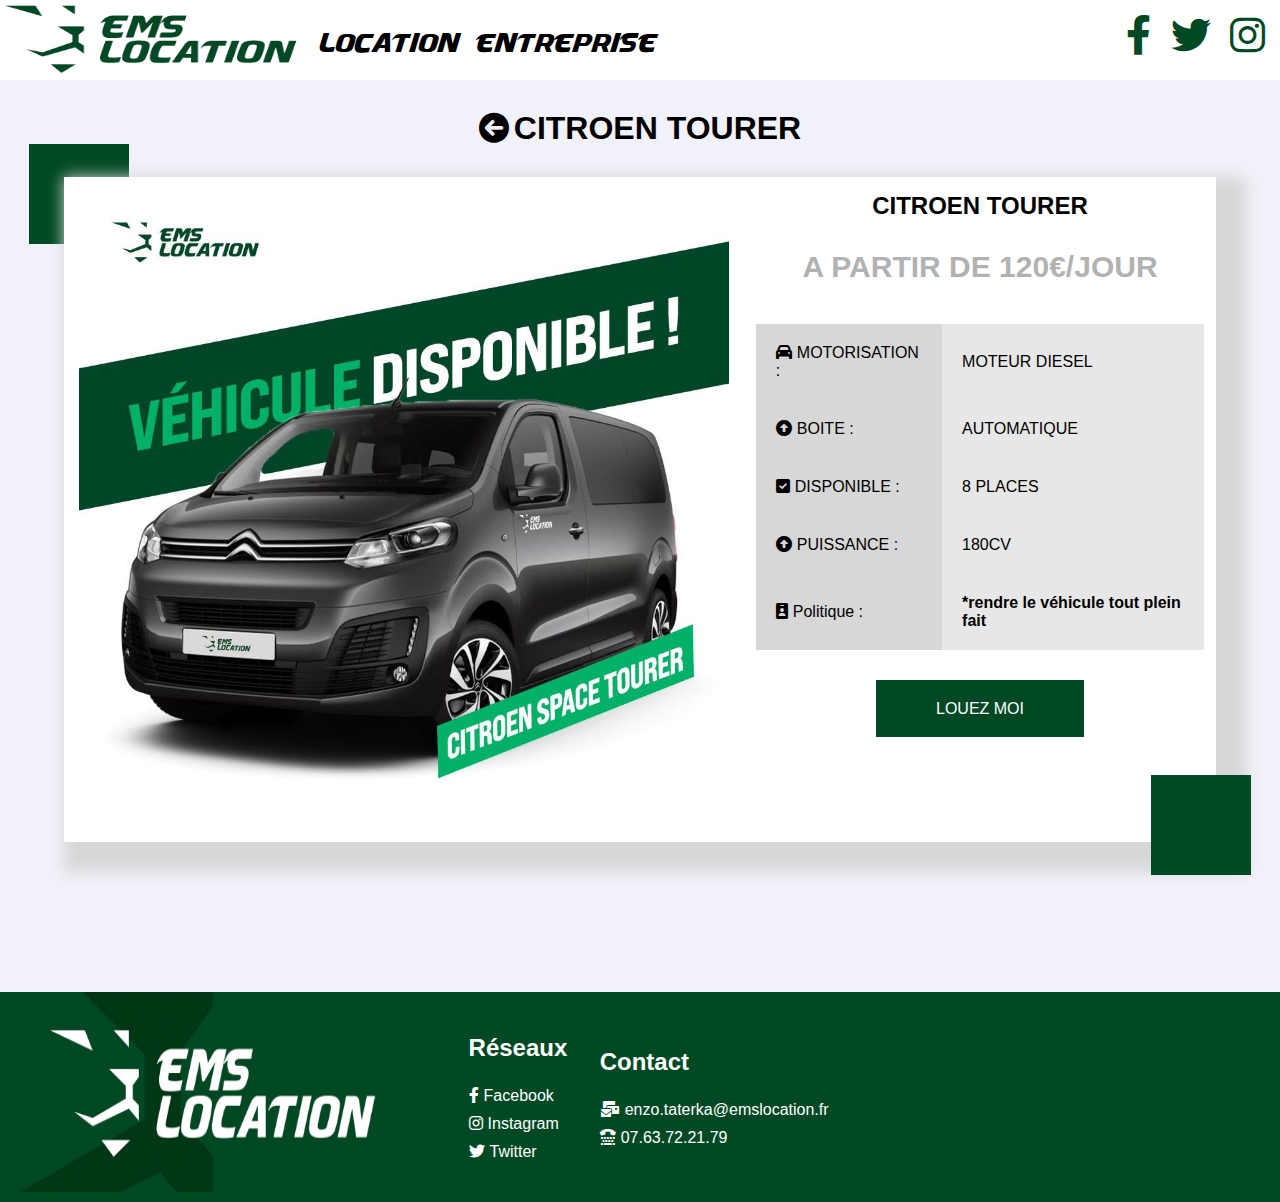
<file: tourer.html>
<!DOCTYPE html>
<html lang="en">
<head>
    <meta charset="UTF-8">
    <meta http-equiv="X-UA-Compatible" content="IE=edge">
    <meta name="viewport" content="width=device-width, initial-scale=1.0">
    <link href="https://use.fontawesome.com/releases/v5.13.0/css/all.css" rel="stylesheet">
    <link rel="stylesheet" href="lib/fontawesome-free-6.1.1-web/css/all.css">
    <link rel="stylesheet" href="styles/global.css">
    <link rel="stylesheet" href="styles/tourer.css">
    <link rel="stylesheet" href="styles/styles_voiture.css">
    <link rel="stylesheet" href="styles/fontforall.css">
    <link rel="icon" type="image/png" sizes="16x16" href="images/Logo.png" >
    <title>EMS_LOCATION</title>
</head>
<body>
    <div class="navbar">
        <div class="logo">
            <a href="index.html"><img src="images/Logo-removebg-preview-removebg-preview.png" alt=""></a>
            <div class="pages">
                <a href="location.html">Location</a>
                <a href="gestion_flotte.html">Entreprise</a>
            </div>
        </div>
        <div class="reseaux">
            <div class="menu_plein">
                <i onclick="OnClickFacebook()" class="fab fa-facebook-f"></i>
                <i onclick="OnClickTwitter()" class="fab fa-twitter"></i>
                <i onclick="OnClickInstagram()" class="fab fa-instagram"></i>
            </div>
        </div>
    </div>
    <nav>
        <ul>
            <li><a href="index.html">Location</a></li>
            <li><a href="index.html">Entreprise</a></li>
        </ul>
    </nav>
    <div class="inter">
        <a href="location.html"><i class="fa-solid fa-circle-arrow-left"></i></a>
        <h1>CITROEN TOURER</h1>
    </div>
    <div class="container">
        <div class="border_haut"></div>
        <div class="border_bottom"></div>
        <div class="slider">
            <div class="slider-viewport">
                <div class="slider-content">
                    <img id="img1" src="images/331946858_911980399939165_8264577506064906199_n.jpg">
                </div>
            </div>
        </div>
        <div class="aside_info">
            <div class="title_aside">
                <h2>CITROEN TOURER</h2>
            </div>
            <div class="aside_information">
                <h2>A PARTIR DE 120€/JOUR</h2>
                <table>
                    <tr>
                        <td><i class="fa-solid fa-car" style="padding-right: 5px;"></i>MOTORISATION :</td>
                        <td>MOTEUR DIESEL</td>
                    </tr>
                    <tr>
                        <td><i class="fa-solid fa-arrow-alt-circle-up" style="padding-right: 5px;"></i>BOITE :</td>
                        <td>AUTOMATIQUE</td>
                    </tr>
                    <tr>
                        <td><i class="fa-solid fa-check-square" style="padding-right: 5px;"></i>DISPONIBLE :</td>
                        <td>8 PLACES</td>
                    </tr>
                    <tr>
                        <td><i class="fa-solid fa-arrow-alt-circle-up" style="padding-right: 5px;"></i>PUISSANCE :</td>
                        <td>180CV</td>
                    </tr>
                    <tr>
                        <td><i class="fa-solid fa-id-badge" style="padding-right: 5px;"></i>Politique :</td>
                        <td><b>*rendre le véhicule tout plein fait</b></td>
                    </tr>
                </table>
                <div class="button">
                    <a href="contact.php?car=tourer">LOUEZ MOI</a>
                </div>
            </div>

        </div>
    </div>
    <footer>
        <div class="logo_footer">
            <img src="images/logo_fond_vert.png" alt="logo_EMS">
        </div>
        <div class="information">
            <div class="reseaux_footer">
                <h2>Réseaux</h2>
                <ul>
                    <li><i class="fab fa-facebook-f" style="color: white; padding-right: 5px;"></i><a href="http://">Facebook</a></li>
                    <li><i class="fab fa-instagram" style="color: white; padding-right: 5px;"></i><a href="http://">Instagram</a></li>
                    <li><i class="fab fa-twitter" style="color: white; padding-right: 5px;"></i><a href="http://">Twitter</a></li>
                </ul>
            </div>
            <div class="contact">
                <h2>Contact</h2>
                <ul>
                    <li><i class="fa-solid fa-mail-bulk" style="color: white; padding-right: 5px;"></i><a href="mailto:ems_location@gmail.com">enzo.taterka@emslocation.fr</a></li>
                    <li><i class="fa-solid fa-teletype" style="color: white; padding-right: 5px;"></i><a href="tel:+33763722179">07.63.72.21.79</a></li>
                </ul>
            </div>
        </div>
        <div class="localisation">
            <iframe src="https://www.google.com/maps/embed?pb=!1m18!1m12!1m3!1d2540.479940033915!2d2.6061620159114334!3d50.45078689522143!2m3!1f0!2f0!3f0!3m2!1i1024!2i768!4f13.1!3m3!1m2!1s0x47dd3d7b00f19f1f%3A0x510a462f4b60fa32!2s105%20Allee%20Raymond%20Derancy%2C%2062620%20Barlin%2C%20France!5e0!3m2!1sfr!2slu!4v1677076847292!5m2!1sfr!2slu" width="600" height="450" style="border:0;" allowfullscreen="" loading="lazy" referrerpolicy="no-referrer-when-downgrade"></iframe>        </div>
    </footer>

    <script src="js/slider.js"></script>
</body>
</html>
</file>
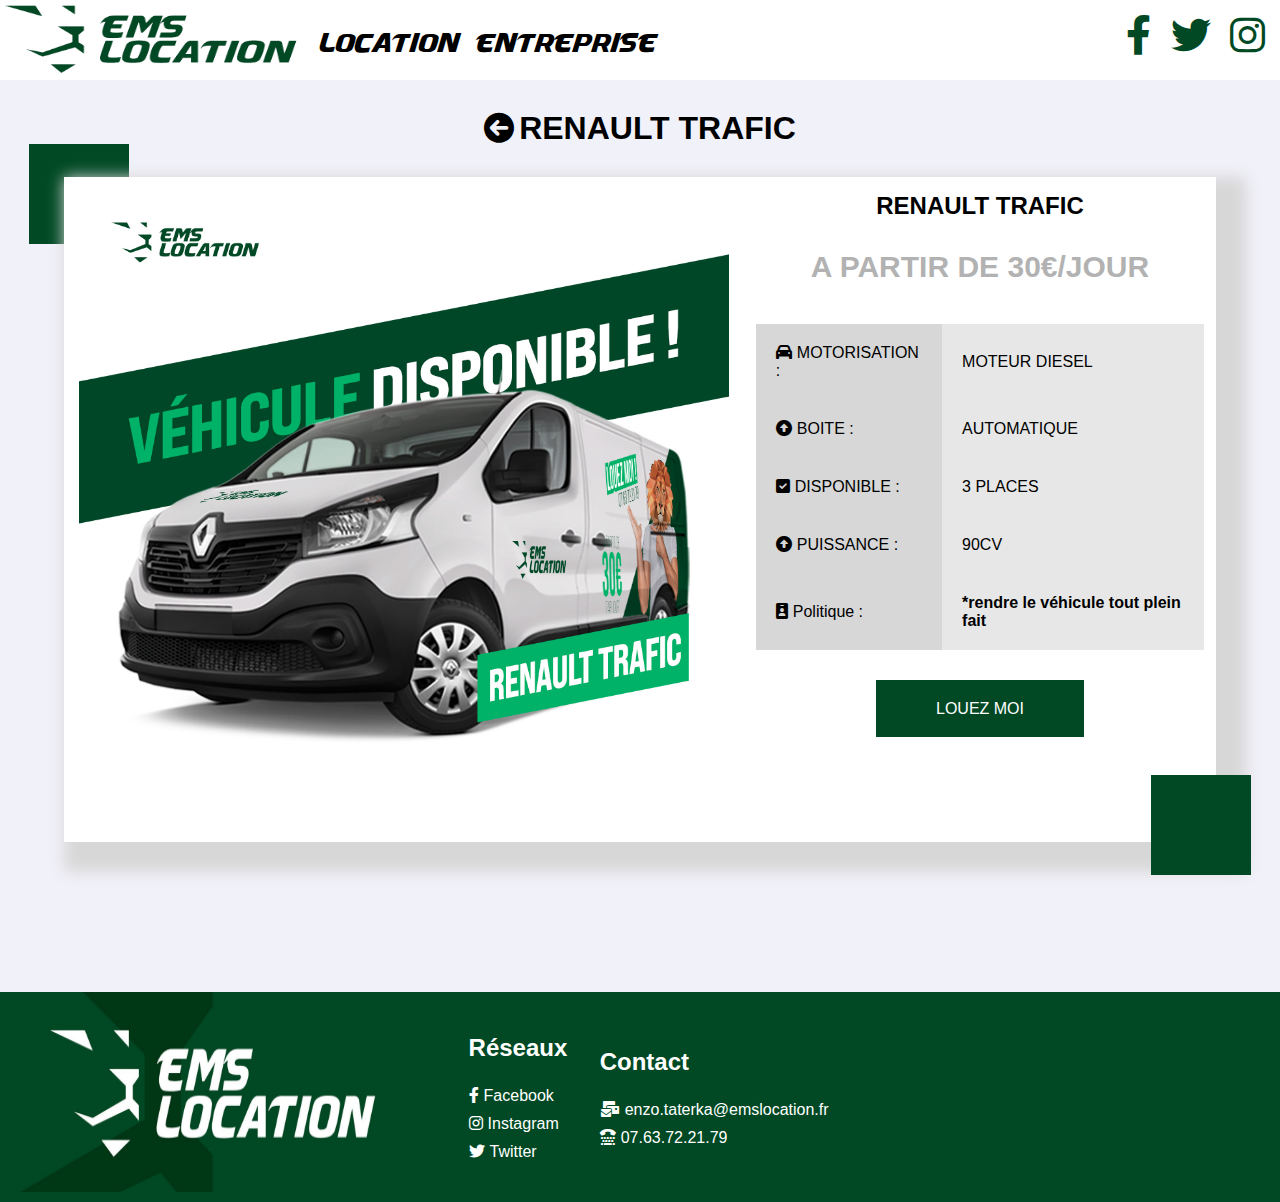
<file: trafic.html>
<!DOCTYPE html>
<html lang="en">
<head>
    <meta charset="UTF-8">
    <meta http-equiv="X-UA-Compatible" content="IE=edge">
    <meta name="viewport" content="width=device-width, initial-scale=1.0">
    <link href="https://use.fontawesome.com/releases/v5.13.0/css/all.css" rel="stylesheet">
    <link rel="stylesheet" href="lib/fontawesome-free-6.1.1-web/css/all.css">
    <link rel="stylesheet" href="styles/global.css">
    <link rel="stylesheet" href="styles/trafic.css">
    <link rel="stylesheet" href="styles/styles_voiture.css">
    <link rel="stylesheet" href="styles/fontforall.css">
    <link rel="icon" type="image/png" sizes="16x16" href="images/Logo.png" >
    <title>EMS_LOCATION</title>
</head>
<body>
    <div class="navbar">
        <div class="logo">
            <a href="index.html"><img src="images/Logo-removebg-preview-removebg-preview.png" alt=""></a>
            <div class="pages">
                <a href="location.html">Location</a>
                <a href="gestion_flotte.html">Entreprise</a>
            </div>
        </div>
        <div class="reseaux">
            <div class="menu_plein">
                <i onclick="OnClickFacebook()" class="fab fa-facebook-f"></i>
                <i onclick="OnClickTwitter()" class="fab fa-twitter"></i>
                <i onclick="OnClickInstagram()" class="fab fa-instagram"></i>
            </div>
        </div>
    </div>
    <nav>
        <ul>
            <li><a href="index.html">Location</a></li>
            <li><a href="index.html">Entreprise</a></li>
        </ul>
    </nav>
    <div class="inter">
        <a href="location.html"><i class="fa-solid fa-circle-arrow-left"></i></a>
        <h1>RENAULT TRAFIC</h1>
    </div>
    <div class="container">
        <div class="border_haut"></div>
        <div class="border_bottom"></div>
        <div class="slider">
            <div class="slider-viewport">
                <div class="slider-content">
                    <img id="img1" src="images/images_location/RENAULT TRAFIC DISPO copie.jpg">
                </div>
            </div>
        </div>
        <div class="aside_info">
            <div class="title_aside">
                <h2>RENAULT TRAFIC</h2>
            </div>
            <div class="aside_information">
                <h2>A PARTIR DE 30€/JOUR</h2>
                <table>
                    <tr>
                        <td><i class="fa-solid fa-car" style="padding-right: 5px;"></i>MOTORISATION :</td>
                        <td>MOTEUR DIESEL</td>
                    </tr>
                    <tr>
                        <td><i class="fa-solid fa-arrow-alt-circle-up" style="padding-right: 5px;"></i>BOITE :</td>
                        <td>AUTOMATIQUE</td>
                    </tr>
                    <tr>
                        <td><i class="fa-solid fa-check-square" style="padding-right: 5px;"></i>DISPONIBLE :</td>
                        <td>3 PLACES</td>
                    </tr>
                    <tr>
                        <td><i class="fa-solid fa-arrow-alt-circle-up" style="padding-right: 5px;"></i>PUISSANCE :</td>
                        <td>90CV</td>
                    </tr>
                    <tr>
                        <td><i class="fa-solid fa-id-badge" style="padding-right: 5px;"></i>Politique :</td>
                        <td><b>*rendre le véhicule tout plein fait</b></td>
                    </tr>
                </table>
                <div class="button">
                    <a href="contact.php?car=trafic">LOUEZ MOI</a>
                </div>
            </div>

        </div>
    </div>
    <footer>
        <div class="logo_footer">
            <img src="images/logo_fond_vert.png" alt="logo_EMS">
        </div>
        <div class="information">
            <div class="reseaux_footer">
                <h2>Réseaux</h2>
                <ul>
                    <li><i class="fab fa-facebook-f" style="color: white; padding-right: 5px;"></i><a href="http://">Facebook</a></li>
                    <li><i class="fab fa-instagram" style="color: white; padding-right: 5px;"></i><a href="http://">Instagram</a></li>
                    <li><i class="fab fa-twitter" style="color: white; padding-right: 5px;"></i><a href="http://">Twitter</a></li>
                </ul>
            </div>
            <div class="contact">
                <h2>Contact</h2>
                <ul>
                    <li><i class="fa-solid fa-mail-bulk" style="color: white; padding-right: 5px;"></i><a href="mailto:ems_location@gmail.com">enzo.taterka@emslocation.fr</a></li>
                    <li><i class="fa-solid fa-teletype" style="color: white; padding-right: 5px;"></i><a href="tel:+33763722179">07.63.72.21.79</a></li>
                </ul>
            </div>
        </div>
        <div class="localisation">
            <iframe src="https://www.google.com/maps/embed?pb=!1m18!1m12!1m3!1d2540.479940033915!2d2.6061620159114334!3d50.45078689522143!2m3!1f0!2f0!3f0!3m2!1i1024!2i768!4f13.1!3m3!1m2!1s0x47dd3d7b00f19f1f%3A0x510a462f4b60fa32!2s105%20Allee%20Raymond%20Derancy%2C%2062620%20Barlin%2C%20France!5e0!3m2!1sfr!2slu!4v1677076847292!5m2!1sfr!2slu" width="600" height="450" style="border:0;" allowfullscreen="" loading="lazy" referrerpolicy="no-referrer-when-downgrade"></iframe>        </div>
    </footer>

    <script src="js/slider.js"></script>
</body>
</html>
</file>
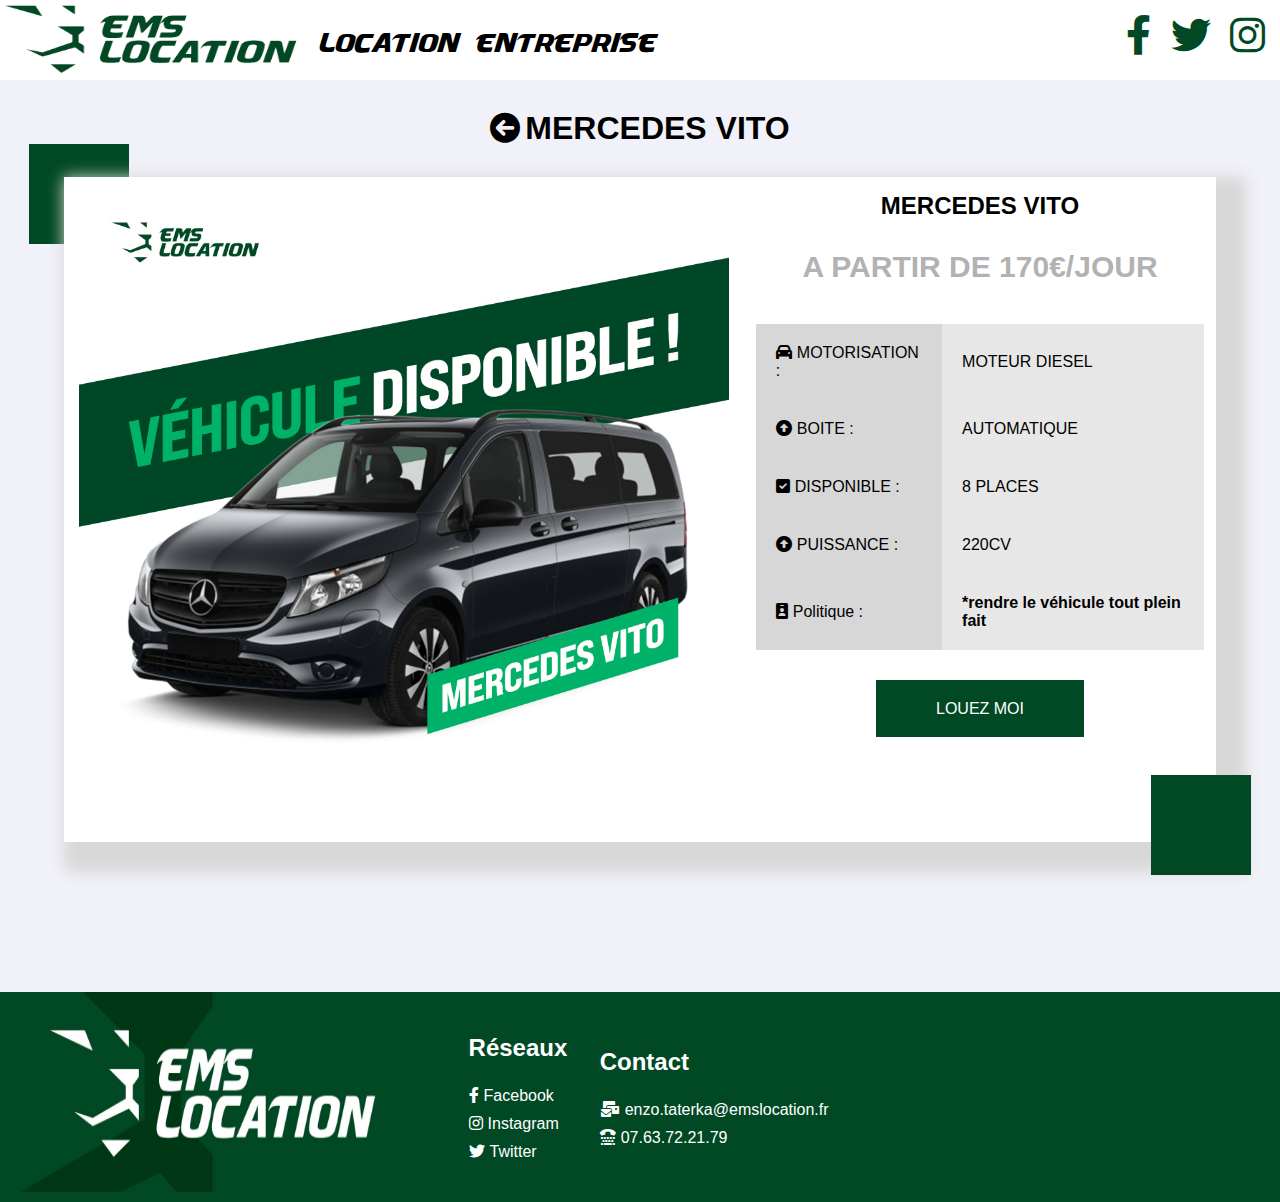
<file: vito.html>
<!DOCTYPE html>
<html lang="en">
<head>
    <meta charset="UTF-8">
    <meta http-equiv="X-UA-Compatible" content="IE=edge">
    <meta name="viewport" content="width=device-width, initial-scale=1.0">
    <link href="https://use.fontawesome.com/releases/v5.13.0/css/all.css" rel="stylesheet">
    <link rel="stylesheet" href="lib/fontawesome-free-6.1.1-web/css/all.css">
    <link rel="stylesheet" href="styles/global.css">
    <link rel="stylesheet" href="styles/vito.css">
    <link rel="stylesheet" href="styles/styles_voiture.css">
    <link rel="stylesheet" href="styles/fontforall.css">
    <link rel="icon" type="image/png" sizes="16x16" href="images/Logo.png" >
    <title>EMS_LOCATION</title>
</head>
<body>
    <div class="navbar">
        <div class="logo">
            <a href="index.html"><img src="images/Logo-removebg-preview-removebg-preview.png" alt=""></a>
            <div class="pages">
                <a href="location.html">Location</a>
                <a href="gestion_flotte.html">Entreprise</a>
            </div>
        </div>
        <div class="reseaux">
            <div class="menu_plein">
                <i onclick="OnClickFacebook()" class="fab fa-facebook-f"></i>
                <i onclick="OnClickTwitter()" class="fab fa-twitter"></i>
                <i onclick="OnClickInstagram()" class="fab fa-instagram"></i>
            </div>
        </div>
    </div>
    <nav>
        <ul>
            <li><a href="index.html">Location</a></li>
            <li><a href="index.html">Entreprise</a></li>
        </ul>
    </nav>
    <div class="inter">
        <a href="location.html"><i class="fa-solid fa-circle-arrow-left"></i></a>
        <h1>MERCEDES VITO</h1>
    </div>
    <div class="container">
        <div class="border_haut"></div>
        <div class="border_bottom"></div>
        <div class="slider">
            <div class="slider-viewport">
                <div class="slider-content">
                    <img id="img1" src="images/vito/MERCEDES%20VITO%20DISPO%20copie.jpg">
                </div>
            </div>
        </div>
        <div class="aside_info">
            <div class="title_aside">
                <h2>MERCEDES VITO</h2>
            </div>
            <div class="aside_information">
                <h2>A PARTIR DE 170€/JOUR</h2>
                <table>
                    <tr>
                        <td><i class="fa-solid fa-car" style="padding-right: 5px;"></i>MOTORISATION :</td>
                        <td>MOTEUR DIESEL</td>
                    </tr>
                    <tr>
                        <td><i class="fa-solid fa-arrow-alt-circle-up" style="padding-right: 5px;"></i>BOITE :</td>
                        <td>AUTOMATIQUE</td>
                    </tr>
                    <tr>
                        <td><i class="fa-solid fa-check-square" style="padding-right: 5px;"></i>DISPONIBLE :</td>
                        <td>8 PLACES</td>
                    </tr>
                    <tr>
                        <td><i class="fa-solid fa-arrow-alt-circle-up" style="padding-right: 5px;"></i>PUISSANCE :</td>
                        <td>220CV</td>
                    </tr>
                    <tr>
                        <td><i class="fa-solid fa-id-badge" style="padding-right: 5px;"></i>Politique :</td>
                        <td><b>*rendre le véhicule tout plein fait</b></td>
                    </tr>
                </table>
                <div class="button">
                    <a href="contact.php?car=vito">LOUEZ MOI</a>
                </div>
            </div>

        </div>
    </div>
    <footer>
        <div class="logo_footer">
            <img src="images/logo_fond_vert.png" alt="logo_EMS">
        </div>
        <div class="information">
            <div class="reseaux_footer">
                <h2>Réseaux</h2>
                <ul>
                    <li><i class="fab fa-facebook-f" style="color: white; padding-right: 5px;"></i><a href="http://">Facebook</a></li>
                    <li><i class="fab fa-instagram" style="color: white; padding-right: 5px;"></i><a href="http://">Instagram</a></li>
                    <li><i class="fab fa-twitter" style="color: white; padding-right: 5px;"></i><a href="http://">Twitter</a></li>
                </ul>
            </div>
            <div class="contact">
                <h2>Contact</h2>
                <ul>
                    <li><i class="fa-solid fa-mail-bulk" style="color: white; padding-right: 5px;"></i><a href="mailto:ems_location@gmail.com">enzo.taterka@emslocation.fr</a></li>
                    <li><i class="fa-solid fa-teletype" style="color: white; padding-right: 5px;"></i><a href="tel:+33763722179">07.63.72.21.79</a></li>
                </ul>
            </div>
        </div>
        <div class="localisation">
            <iframe src="https://www.google.com/maps/embed?pb=!1m18!1m12!1m3!1d2540.479940033915!2d2.6061620159114334!3d50.45078689522143!2m3!1f0!2f0!3f0!3m2!1i1024!2i768!4f13.1!3m3!1m2!1s0x47dd3d7b00f19f1f%3A0x510a462f4b60fa32!2s105%20Allee%20Raymond%20Derancy%2C%2062620%20Barlin%2C%20France!5e0!3m2!1sfr!2slu!4v1677076847292!5m2!1sfr!2slu" width="600" height="450" style="border:0;" allowfullscreen="" loading="lazy" referrerpolicy="no-referrer-when-downgrade"></iframe>        </div>
    </footer>

    <script src="js/slider.js"></script>
</body>
</html>
</file>
<file: styles/styles.css>
@font-face {
    font-family: 'Masque';
    src: url('../fonts/MASQUE__.ttf') format('truetype');
}

* {
    margin:0;
    padding:0;
    list-style:none;
    font-family: 'Masque';
}

#all{
    width:100%;
    display:grid;
    grid-template-columns:50% 50%;
    height:calc(100vh - 80px);
    position: relative;
}
.menu_premiere{
    font-size: 10px;
}

#premiere .menu_premiere{
    position: absolute;
    top: 50%;
    left: 50%;
    transform: translate(-50%,-50%);
    font-size: 40px;
    color: black;
    display: none;
}

#deuxieme .menu_deuxieme{
    position: absolute;
    top: 50%;
    left: 50%;
    transform: translate(-50%,-50%);
    font-size: 40px;
    color: black;
    display: none;
}
#premiere .menu_premiere p{
    display: none;
}
#deuxieme .menu_deuxieme p{
    display: none;
}

@media screen and (max-width: 1180px){
    #all{
        grid-template-columns: 100%;
        grid-auto-rows: 50% 50%;
    }
    #premiere{
        position:relative;
        text-align:center;
        width:100%;
        background-color:green;
    }
    #premiere .menu_premiere{
        font-size: 30px;
        display: block;
        animation: bounce;
        animation-duration: 3s;
        animation-iteration-count: infinite;
        animation-delay: 5s;
    }

    #deuxieme .menu_deuxieme{
        font-size: 30px;
        display: block;
    }
    #premiere::before,
    #premiere::after{
        display: none;
    }

    #deuxieme::before,
    #deuxieme::after{
        display: none;
    }
    #all h1{
        margin-top:10px;
    }
}




#premiere{
    background-image: linear-gradient(rgba(37, 35, 35, 0.3),rgba(9, 9, 9, 0.3)),url("../images/images_location/314730067_426726976324806_4632017223905430087_n.jpg");
    background-size: cover;
    background-repeat : no-repeat;
    position: relative;
    color: white;
    transition: all .50s ease-in-out;
}

#premiere:hover{
    background-image:url("../images/images_location/314730067_426726976324806_4632017223905430087_n.jpg");
    transition: all .50s ease-in-out;
}

#deuxieme:hover {
    background-image:url("../images/Abonnement.jpg");
    transition: all .50s ease-in-out;
}
#deuxieme{
    background-image: linear-gradient(rgba(37, 35, 35, 0.3),rgba(9, 9, 9, 0.3)),url("../images/Abonnement.jpg");
    background-repeat: no-repeat;
    background-size: cover;
    background-position: center;
    position: relative;
    color:white;
    transition: all .50s ease-in-out;
}

#deuxieme::before,
#deuxieme::after{
    content: '';
    position: absolute;
    bottom: 0;
    right: 0;
    transition: border .50s ease-in-out;
}

#premiere::before,
#premiere::after{
    content: '';
    position: absolute;
    bottom: 0;
    left: 0;
    transition: border .50s ease-in-out;
}

#deuxieme::before{
    border-style: solid;
    border-color: transparent transparent #E7E7E7 transparent;
}

#premiere::before{
    border-style: solid;
    border-color: transparent transparent #E7E7E7 transparent;
}


#premiere:hover::before{
    border-width: 0 300px 300px 0;
}


#deuxieme:hover::before{
    border-width: 0 0 300px 300px;
}

#premiere::after{
    content: 'LOCATION';
    bottom: 50px;
    left: 30px;
    color: #151515;
    font-size: 25px;
    opacity: 0;
    transition: all .90s  ease-in-out;
}

#deuxieme::after{
    content: 'S \'ABONNER';
    bottom: 50px;
    right: 30px;
    color: #151515;
    font-size: 25px;
    opacity: 0;
}

#premiere:hover::after{
    opacity: 1;
    transition: opacity .50s;
}

#deuxieme:hover::after{
    opacity: 1;
    transition: opacity .50s;
}

.navbar{
    height:80px;
    background-color:white;
    display:grid;
    grid-template-columns:50% 50%;
}


.reseaux{
    display:flex;
    justify-content:end;
    margin-bottom: auto;
    margin-top: auto;
}

.reseaux i{
    font-size: 40px;
    color: #004924;
    cursor: pointer ;
    margin: 0 10px 0 0;
}

.reseaux i:hover{
    color: #151515;
}

.logo img{
    margin: 0;
    width: 300px;
    height: 80px;
}

.logo img:hover{
    cursor: pointer;
}

.middle_Logo{
    position: absolute;
    z-index: 10;
    left: 50%;
    top: 50%;
    transform: translate(-50%,-50%);
    background-color: transparent;
    border-radius: 50%;
    width: 300px;
    height: 100px;
    text-align: center;
}

.middle_Logo img{
    width: 350px;
}

@keyframes bounce {
    0%, 20%, 50%, 80%, 100% {top: 50%}
    40% {top: 60%}
    60% {top: 50%}
}
</file>
<file: styles/global.css>
@font-face {
    font-family: 'Masque';
    src: url('../fonts/MASQUE__.ttf') format('truetype');
}


* {
    margin:0;
    padding:0;
    text-decoration: none;
    color: black;
    list-style-type: none;

}

html{
    width: 100%;
}
body{
    width: 100%;
    background-color: #f1f1f9;
}
body{
    background-color: #f1f1f9;
    width: 100%;
}

.navbar{
    height:80px;
    background-color:white;
    display:grid;
    grid-template-columns:50% 50%;
}


.reseaux{
    display:flex;
    justify-content:end;
}

.reseaux i{
    font-size: 40px;
    color: #004924;
    cursor: pointer ;
    margin: 15px 15px 0 0;
}

.reseaux i:hover{
    color: #151515;
    transition-duration: 0.5s;
}
.logo{
    display: flex;
}

.pages{
    display: flex;
    margin:auto auto auto 3%;
}

.pages a{
    font-size: 25px;
    margin:0 15px 0 0;
    text-decoration: none;
    cursor: pointer;
    font-family: 'Masque';
    position: relative;
}

.pages a::after{
    position: absolute;
    content: "";
    bottom: -3px ;
    left: 50%;
    background-color:#004924;
    width: 0;
    height: 3px;
    transition: all .35s ease-in-out;
}

.pages a:hover::after{
    width:100%;
    left: 0;

}


.logo img{
    margin: 0px;
    width: 300px;
    height: 80px;
}

.logo img:hover{
    cursor: pointer;
}

.banniere{
    height: 50vh;
    background-image: url("../images/peugeot/p5.jpg");
    background-repeat: no-repeat;
    background-position: center;
    background-size: cover;
}

.inter{
    padding-top: 30px;
    padding-bottom: 30px;
    width: 100%;
    display: flex;
    justify-content: center;
}

.inter a{
    font-size: 30px;
    margin-top: auto;
    margin-bottom: auto;
    margin-right: 5px;
    color: black;
}


@media screen and (max-width: 800px) {
    .pages{
        display: none;
    }
    .menu_plein{
        display: none;
    }
}

nav{
    display: none;
}

@media screen and (max-width:990px){
    footer{
        display: block;
    }
    nav{
        display: flex;
    }
    nav ul{
        display: flex;
        justify-content: space-around;
        align-items: center;
        position: fixed;
        bottom: 0;
        left: 0;
        right: 0;
        height: 50px;
        background-color: #004924;
        z-index: 100;
    }

    nav ul li a{
        color: white;
    }
    .menu_plein{
        display: none;
    }
    iframe{
        margin-bottom: 50px;
    }
}
footer{
    margin-top: 100px;
    background-color: #004924;
    width: 100%;
    min-height: 150px;
    display:grid;
    grid-template-columns: 33% 33% 33%;
}


footer .information{
    padding-left: 30px;
    display: flex;
    align-items: center;
    justify-content: space-around;
}

.logo_footer img{
    width: 100%;
    height: 95%;
}

footer h2{
    color: white;
}

footer ul{
    padding-top: 15px;
}

footer li{
    padding-top: 10px;
}

footer a{
    color: white;
}

footer a:hover{
    text-decoration: underline white;
}

.localisation{
    text-align: center;
    margin-top: 3px;
    margin-bottom: 3px;
}

.localisation img{
    max-width: 80%;
    max-height: 280px;
}

@media screen and (max-width:990px){
    footer{
        display: block;
    }
}

nav{
    display: none;
}


iframe {
    max-width: 100%;
    max-height: 200px;
}

@media screen and (max-width:990px){
    footer{
        display: block;
    }
    nav{
        display: flex;
    }
    nav ul{
        display: flex;
        justify-content: space-around;
        align-items: center;
        position: fixed;
        bottom: 0;
        left: 0;
        right: 0;
        height: 50px;
        background-color: #004924;
        z-index: 100;
    }

    nav ul li a{
        color: white;
    }
    .menu_plein{
        display: none;
    }
}
</file>
<file: styles/styles_cp.css>
.slider-nav a:nth-child(1){
    background-image: url("../images/camping/cp.jpg");
}
.slider-nav a:nth-child(2){
    background-image: url("../images/camping/cp1.jpg");
}
.slider-nav a:nth-child(3){
    background-image: url("../images/camping/cp2.jpg");
}
.slider-nav a:nth-child(4){
    background-image: url("../images/camping/cp3.jpg");
}
.slider-nav a:nth-child(5){
    background-image: url("../images/camping/cp4.jpg");
}
.slider-nav a:nth-child(6){
    background-image: url("../images/peugeot/p5.jpg");
}

.slider-nav a:hover {
    background-color: #fff;
    box-shadow: 0px 0px 5px 0px rgba(255, 255, 255, 0.8);
}

#img2:target .slider-content {
    transform: translateX(-650px);
}
#img3:target .slider-content {
    transform: translateX(-1300px);
}

#img4:target .slider-content {
    transform: translateX(-1950px);
}

#img5:target .slider-content {
    transform: translateX(-2600px);
}
</file>
<file: styles/styles_voiture.css>
.container{
    position: relative;
    display: flex;
    margin: auto;
    max-width: 1300px;
    background-color: white;
    margin-bottom: 150px;
    box-shadow: 15px 15px  15px 15px #d7d7d7 ;
    height: 100%;
} 
.border_haut{ 
    position: absolute;
    font-size: 30px;
    width: 100px;
    height: 100px;
    color: white;
    background-color: #004924;
    top: -5%;
    left: -3%;
    z-index: -1;
}

.border_bottom{
    position: absolute;
    font-size: 30px;
    width: 100px;
    height: 100px;
    color: white;
    background-color: #004924;
    bottom: -5%;
    right: -3%;
    z-index: 0;
}
/*slider*/
.slider {
    margin-right: 15px;
    margin-left: 15px;
    max-width: 650px;
}

.slider-viewport {
    margin-top: 15px ;
    width: 650px;
    max-width: 100%;
    height: auto;
    overflow: hidden;
    scroll-behavior: smooth;
}

.slider-content {
    display: flex;
    transition: 1s all;
    width: 100%;
}
.slider-content img {
    flex-shrink: 0;
    width: 100%;
    height: auto;
}

.slider-nav{
    margin-top: 1rem;
    margin-bottom: 1rem;
    display: flex;
}

.item {
    display: flex;
    flex-direction: column;
    flex-grow: 1;
    min-width: 1px;
    min-height: 1px;
    max-height: 100px;
    max-width: 100px;
    gap: 10px;
}

.item:not(:last-child) {
    margin-right: 5px;
}

.item-picture {
    display:block;
    flex-grow: 1;
    object-fit: contain;
}


/*information a droite du slider en grand ecran*/
.aside_info{
    width: 100%;
    margin-top: 15px;
}


.aside_info .title_aside{
    width: 100%;
    text-align: center;
}

.aside_information{
    padding: 0;
    margin: 30px 0 0 0;
}

.aside_information h2{
    color: grey;
    opacity: 60%;
    font-size: 30px;
    text-align: center;
    margin-bottom: 40px;
}

.button{
    z-index: 10;
    margin-top: 50px;
    text-align: center;
}
table{
    margin: auto auto;
    width: 95%;
    border-collapse: collapse;
}
table td{
    padding: 20px 20px;
    border: none;
}
tr td:nth-child(1){
    background-color: #d7d7d7;
}
tr td:nth-child(2){
    background-color: #E7E7E7;
}
.button a{
    color: white;
    background-color: #004924;
    padding: 20px 60px;
    margin: auto auto;
}

.button a:hover{
    box-shadow: 5px 5px 5px 5px #d7d7d7;
    transition: all .5s;
}
.sous_menu {
    display: none;
}

.item-picture{
    cursor: pointer;
}

@media screen and (max-width: 1300px) {
    .container{
        width: 90vw;
    }
}

@media screen and (max-width: 1000px){
    .container{
        width: 90%;
    }
}

@media screen and (max-width: 1068px){
    .container{
        display: block;
    }

    .slider{
        margin-top: 15px;
    }
    .slider-viewport {
        width: 100%;
    }
    .aside_information{
        margin-top: 10px;
        text-align: center;
    }
}

@media screen and (max-width: 800px) {
    .pages{
        display: none;
    }
    .menu_plein{
        display:none;
    }
    .sous_menu{
        display: block;
    }
}


@media screen and (max-width: 760px){
    .aside_information h2{
        color: grey;
        opacity: 60%;
        font-size: 30px;
    }



    .aside_information ul{
        margin-top: 5%;
    }

    .aside_information li{
        padding: 10px;
    }

    .slider-viewport {
        margin-top: 15px ;
        width: 100%;
    }

    .slider{
        margin: 0;
    }
    .slider-nav{
        text-align: center;
    }
    .border_haut{
        display: none;
    }
    .border_bottom{
        display: none;
    }
}
</file>
<file: styles/fontforall.css>
*{
    font-family: 'Oswald', sans-serif;
}
</file>
<file: styles/styles_nav.css>
* {
    margin:0;
    padding:0;
    list-style:none;
    text-decoration: none;
    color: black; 
}
body{
    background-color: #f1f1f9;
    width: 100%;
}

.navbar{
    height:80px;
    background-color:white;
    display:grid;
    grid-template-columns:50% 50%;
}


.reseaux{
    display:flex;
    justify-content:end;
}

.reseaux i{
    font-size: 40px;
    color: #004924;
    cursor: pointer ;
    margin: 15px 15px 0 0;
}

.reseaux i:hover{
    color: #151515;
    transition-duration: 0.5s;
}
.logo{
    display: flex;
}

.pages{
    display: flex;
    margin:auto auto auto 3%;
}

.pages a{
    font-size: 25px;
    margin:0 15px 0 0;
    text-decoration: none;
    cursor: pointer;
    position: relative;
}

.pages a::after{
    position: absolute;
    content: "";
    bottom: -3px ;
    left: 50%;
    background-color:#004924;
    width: 0;
    height: 3px;
    transition: all .35s ease-in;
}

.pages a:hover::after{
    width:100%;
    left: 0;

}


.logo img{
    margin: 0px;
    width: 300px;
    height: 80px;
}

.logo img:hover{
    cursor: pointer;
}

.banniere{
    height: 50vh;
    background-image: url("../images/bmw.jpg");
    background-repeat: no-repeat;
    background-size: cover;
}

.inter{
    padding-top: 30px;
    padding-bottom: 30px;
    width: 100%;
    display: flex;
    justify-content: center;
}

.inter a{
    font-size: 30px;
    margin-top: auto;
    margin-bottom: auto;
    margin-right: 5px;
    color: black;
}


@media screen and (max-width: 800px) {
    .pages{
        display: none;
    }
    .menu_plein{
        display: none;
    }
}

nav{
    display: none;
}

@media screen and (max-width:990px){
    footer{
        display: block;
    }
    nav{
        display: flex;
    }
    nav ul{
        display: flex;
        justify-content: space-around;
        align-items: center;
        position: fixed;
        bottom: 0;
        left: 0;
        right: 0;
        height: 50px;
        background-color: #004924;
        z-index: 100;
    }

    nav ul li a{
        color: white;
    }
    .menu_plein{
        display: none;
    }
    iframe{
        margin-bottom: 50px;
    }
}
</file>
<file: styles/styles_footer.css>
footer{
    margin-top: 100px;
    background-color: #004924;
    width: 100%;
    min-height: 150px;
    display:grid;
    grid-template-columns: 33% 33% 33%;
}


footer .information{
    padding-left: 30px;
    display: flex;
    align-items: center;
    justify-content: space-around;
}

.logo_footer img{
    width: 100%;
    height: 95%;
}

footer h2{
    color: white;
}

footer ul{
    padding-top: 15px;
}

footer li{
    padding-top: 10px;
}

footer a{
    color: white;
}

footer a:hover{
    text-decoration: underline white;
}

.localisation{
    text-align: center;
    margin-top: 3px;
    margin-bottom: 3px;
}

.localisation img{
    max-width: 80%;
    max-height: 280px;
}

@media screen and (max-width:990px){
    footer{
        display: block;
    }
}

nav{
    display: none;
}


iframe {
    max-width: 100%;
    max-height: 250px;
}

@media screen and (max-width:990px){
    footer{
        display: block;
    }
    nav{
        display: flex;
    }
    nav ul{
        display: flex;
        justify-content: space-around;
        align-items: center;
        position: fixed;
        bottom: 0;
        left: 0;
        right: 0;
        height: 50px;
        background-color: #004924;
        z-index: 100;
    }

    nav ul li a{
        color: white;
    }
    .menu_plein{
        display: none;
    }
}
</file>
<file: styles/stylesforcontact.css>
form{
    background-color: white;
    width: 80%;
    margin: 50px auto auto auto;
}

.start_form{
    display: grid;
    grid-template-columns: 50% 50%;
}

.sous_menu{
    display: none;
}
@media screen and (max-width: 800px){
    .start_form{
        display: block;
        width: 100%;
    }

    .pages{
        display: none;
    }

    form{
        width: 95%;
    }

}
label{
    display: block;
}

.Nom{
    padding-top: 30px;
    margin-right: 30px;
    margin-left: 30px;
}

.Telephone{
    padding-top: 30px;
    margin-right: 30px;
    margin-left: 30px;
}

.Date_Arriver{
    padding-top: 30px;
    margin-right: 30px;
    margin-left: 30px;
}

.Date_Depart{
    padding-top: 30px;
    margin-right: 30px;
    margin-left: 30px;
}

.email{
    padding-top: 30px;
    margin-right: 30px;
    margin-left: 30px;
}

.sujet{
    padding-top: 30px;
    margin-right: 30px;
    margin-left: 30px;
}
input{
    border: none;
    background-color: #f1f1f9;
    padding: 10px;
    width: 100%;
    outline: none;
    border-radius:5px ;
    box-sizing: border-box;
}

input:focus{
    border: none;
    box-shadow: 2px 2px 2px 2px #f1f1f9;
}

.description{
    padding-top: 30px;
    margin-right: 30px;
    margin-left: 30px;
}

.description textarea{
    width: 100%;
    border: none;
    background-color: #f1f1f9;
    height: 400px;
    outline: none;
}

button{
    background-color: #004924;
    border: none;
    padding: 15px;
    margin-top:15px;
    margin-bottom: 15px;
    border-radius: 5px 5px 5px 5px;
    color: white;
    width: 150px;
    align-self: center;
}

button:hover{
    box-shadow: 5px 5px 5px 5px #d7d7d7;
    transition: all .5s;
}

.bouton{
    display: flex;
    flex-direction: column;
    justify-content: center;
}
success{
    text-align: center;
    padding-top: 10px;
}
</file>
<file: styles/styles_gestion_flottes.css>
.container{
    width: 100%;
    margin-top: 0;
    min-height: 100vh;
    margin-bottom: 150px;
}

.prestation{
    display: grid;
    margin: auto;
    width: 80%;
    min-height: 900px;
    height: 100%;
    background-color: white;
    grid-template-columns: 33% 33% 33%;
    position: relative;
    box-shadow: 15px 15px  15px 15px #d7d7d7 ;
    align-items: center;
    overflow: hidden;
    max-width: 1600px;
}

.card{
    min-height: 800px;
    margin: 20px;
    border-radius: 20px;
    margin-bottom: 40px;
    transition: all .4s ease-in-out;
}

.card:nth-child(1){
    background:linear-gradient(45deg,#000000,green);
    color: white;
}

.card:nth-child(1) .card_descript{
    min-height: 381.2px;
}

.card:nth-child(2){
    background:linear-gradient(45deg,grey,#004924);
    color: white;
}

.card:nth-child(3){
    background:linear-gradient(45deg,rgb(19, 154, 19),#024d27);
    color: white;
}

.card_icons{
    text-align: center;
    font-size: 100px;
}

.card_icons i{
    color: white;
}

.card_title{
    text-align: center;
}

.card_title h2{
    color: white;
    padding: 40px;
}

.card_descript_text{
    text-align: center;
    width: 90%;
    margin-top: 20px;
    margin-left:5% ;
    word-wrap: break-word;
}

.card_descript_text p{
    color: white;
}

.card:hover hr{
    margin: 0;
}

.card:hover{
    scale: 1.08;
    box-shadow: #d7d7d7 5px 5px 5px 5px;
}

.card_list{
    margin-top: 50px;
    margin-left: 40px;
}

.card_list i{
    padding: 5px;
    color: white;
}

.card_list li{
    color: white;
    padding: 10px;
}

.card hr{
    background-color: white;
    margin: 0 50px 0 50px;
    height: 2px;
    transition: all .4s ease-in-out;
}

.button{
    text-align: center;
}

.button a{
    padding: 20px;
    background-color: white;
    border-radius: 10px;
    transition: all .4s ease-out;
}

.button a:hover{
    background-color: #024d27;
    border-radius: 10px;
    color: white;
}

#separateur{
    width: 50%;
    height: 10px;
    background-color: #004924;
    margin: auto;
    margin-top: auto;
    margin-bottom: auto;
    border-radius: 10px;
    margin-top: 100px;
    margin-bottom: 100px;
}


.condition{
    font-family: 'Franklin Gothic Medium', 'Arial Narrow', Arial, sans-serif;
    font-weight: 500;
    width: 80%;
    height: auto;
    margin: auto;
    display: flex;
    justify-content: space-between;
}
.condition hr{
    width: 40%;
    margin-left: 5px;
    margin: 15px 15px;
    height: 5px;
    border-radius: 3px;
    border: none;
    background-color: #004924;
}

.left{
    position: relative;
    background-color: white;
    width: 40%;
    padding: 10px 10px;
}
.left p{
    letter-spacing: 0.3px;
    padding: 5px 5px;
}

.left ul{
    margin-left: 4%;
    margin-top: 10px;
    margin-bottom: 10px;
}

.left ul li{
    padding: 3px 3px;
}
.border{
    position: absolute;
    top: -15px;
    left: -25px;
    width: 50px;
    background-color: #004924;
    height: 50px;
    box-shadow: 2px 2px 2px 2px  #004924;
    z-index: -1;
}


@media screen and (max-width: 1145px ){
    .prestation{
        width: 98%;
    }
}

@media screen and (max-width: 830px){
    .prestation{
        width: 80%;
        display: block;
    }
}

@media screen and (max-width:1000px){
    .condition{
        width: 95%;
        display: block;
    }
    .left{
        width: 80%;
        margin-bottom: 40px;
        margin: 50px auto;
    }
    .right{
        width: 80%;
        margin: auto auto;
    }
}
</file>
<file: styles/styles_Loc.css>
.Location_Voiture{
    display: grid;
    margin: auto;
    width: 80%;
    height: 100%;
    background-color: white;
    grid-template-columns: 33% 33% 33%;
    grid-template-rows: 50% 50%;
    position: relative;
    box-shadow: 15px 15px  15px 15px #d7d7d7 ;
    align-items: center;
}

.border_haut{ 
    position: absolute;
    font-size: 30px;
    width: 100px;
    height: 100px;
    color: white;
    background-color: #004924;
    top: -5%;
    left: -3%;
    z-index: -1;
}

.border_bottom{
    position: absolute;
    font-size: 30px;
    width: 100px;
    height: 100px;
    color: white;
    background-color: #004924;
    bottom: -5%;
    right: -3%;
    z-index: 10;
}

.test_card{
    display: grid;
    margin: 5px 5px 5px 5px;
    border-radius: 2px 2px 2px 2px;
    transition-duration: all .50s ease-in-out;
}

.test_card:hover{
    box-shadow: 5px 5px 5px 5px #d7d7d7;
    transition: all .50s ease-in-out;
    scale: 1.05;
}

.test_card img{
    min-width: 100%;
    max-width: 100%;
}

.test_card img:hover{
    filter : brightness(40%);
    transition: all .50s ease-in-out;
}
a:hover .test_card img {
    filter : brightness(40%);
    transition: all .50s ease-in-out;
}
.descript{
    text-align: center;
    padding: 20px;
    margin-top: auto;
    margin-bottom: auto;
}

hr{
    width:50%;
    height: 10px;
    background-color: #004924;
    margin: auto;
    border-radius: 10px;
    margin-top: 100px;
    margin-bottom: 100px;
}
.condition{
    font-family: 'Franklin Gothic Medium', 'Arial Narrow', Arial, sans-serif;
    font-weight: 500;
    width: 80%;
    height: auto;
    margin: auto;
    display: flex;
    justify-content: space-between;
}
.condition hr{
    width: 40%;
    margin-left: 5px;
    margin: 15px 15px;
    height: 5px;
    border-radius: 3px;
    border: none;
}

.left{
    position: relative;
    background-color: white;
    width: 40%;
    padding: 10px 10px;
}
.left p{
    letter-spacing: 0.3px;
    padding: 5px 5px;
}

.left ul{
    margin-left: 4%;
    margin-top: 10px;
    margin-bottom: 10px;
}

.left ul li{
    padding: 3px 3px;
}

.border{
    position: absolute;
    top: -15px;
    left: -25px;
    width: 50px;
    background-color: #004924;
    height: 50px;
    box-shadow: 2px 2px 2px 2px  #004924;
    z-index: -1;
}   

@media screen and (max-width: 1000px){
    .Location_Voiture{
        width: 95%;
        grid-template-columns: 100%;
        grid-template-rows:none;
    }
    .border_bottom{
        display: none;
    }
    .border_haut{
        display: none;
    }
    .condition{
        width: 95%;
        display: block;
    }
    .left{
        width: 80%;
        margin-bottom: 40px;
        margin: 50px auto;
    }
    .right{
        width: 80%;
        margin: auto auto;
    }
}
</file>
<file: styles/r8.css>
.slider-nav a:nth-child(1){
    background-image: url("../images/r8/sport.jpg");
}
.slider-nav a:nth-child(2){
    background-image: url("../images/r8/r82.jpg");
}
</file>
<file: styles/tourer.css>
.slider-nav a:nth-child(1){
    background-image: url("../images/331946858_911980399939165_8264577506064906199_n.jpg");
}
</file>
<file: styles/trafic.css>
.slider-nav a:nth-child(1){
    background-image: url("../images/trafic/trafic.jpg");
}
</file>
<file: styles/vito.css>
.slider-nav a:nth-child(1){
    background-image: url("../images/vito/MERCEDES VITO DISPO copie.jpg");
}
</file>
